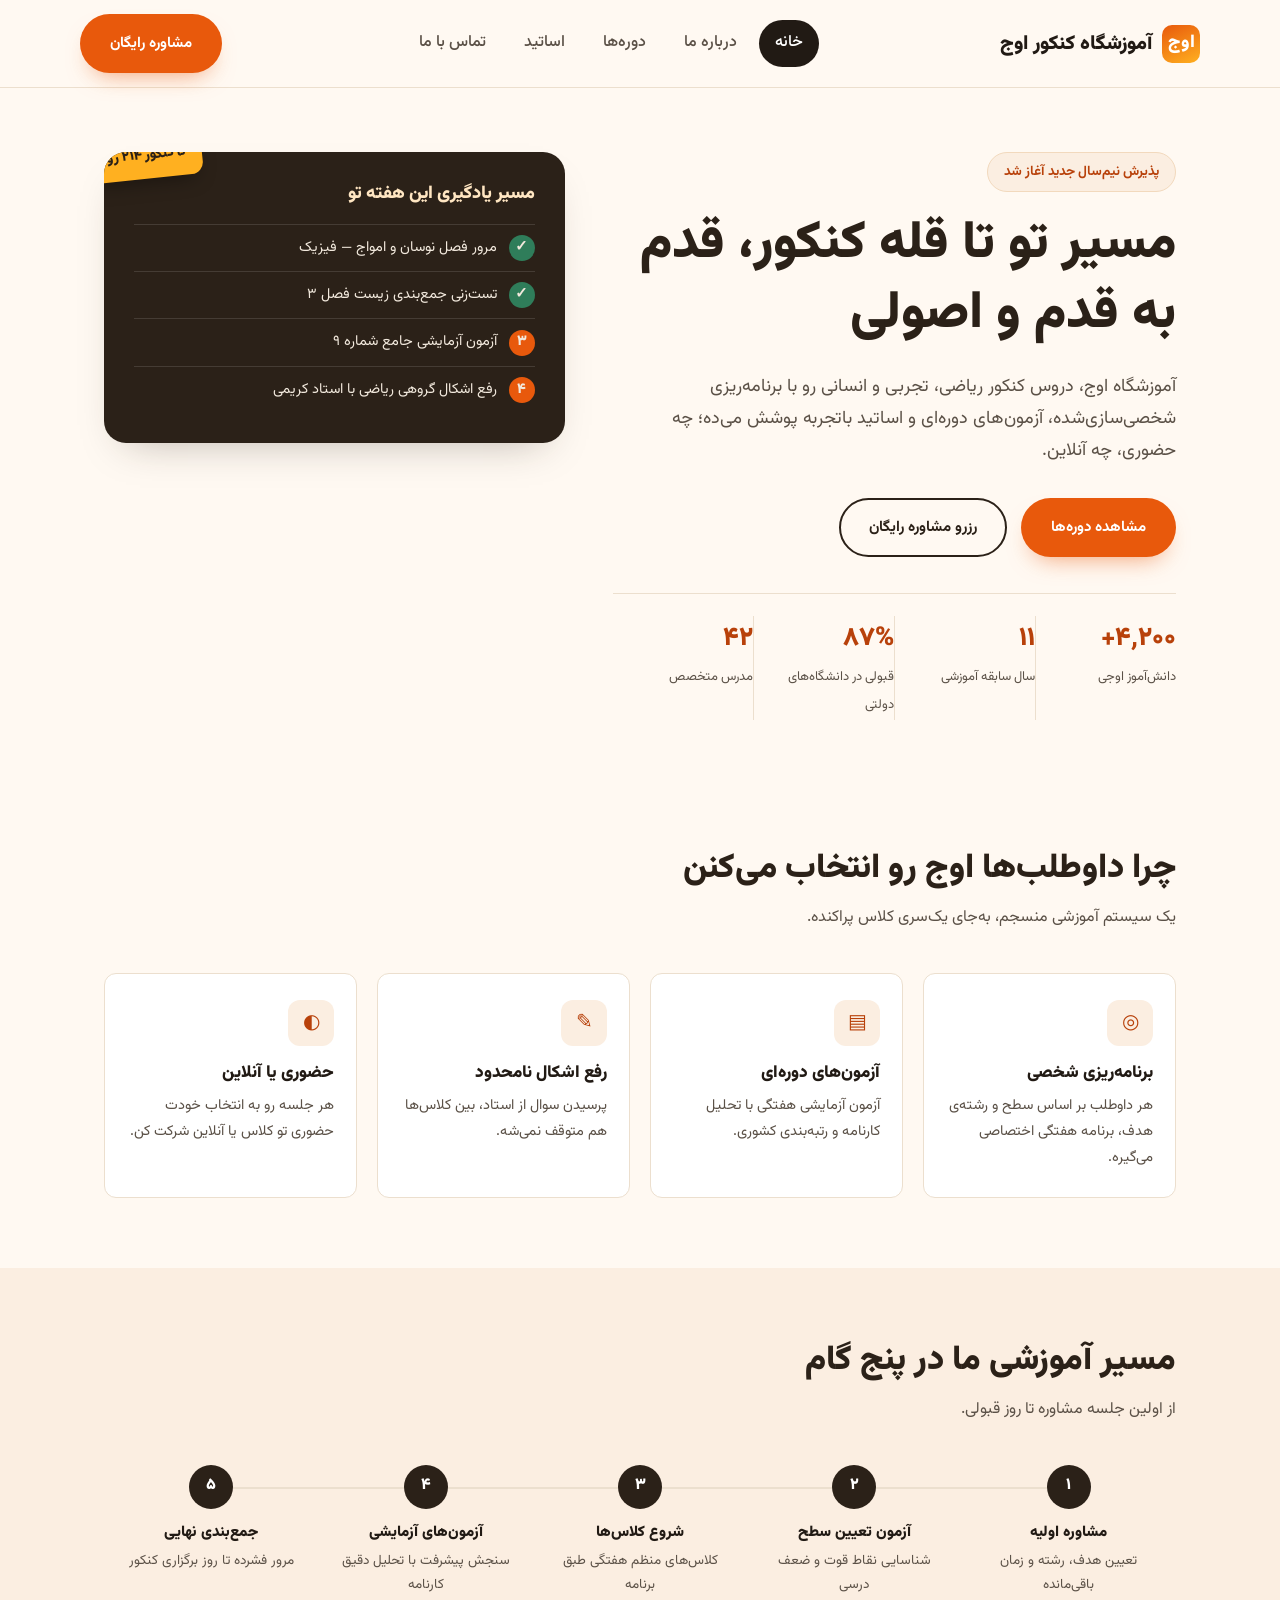
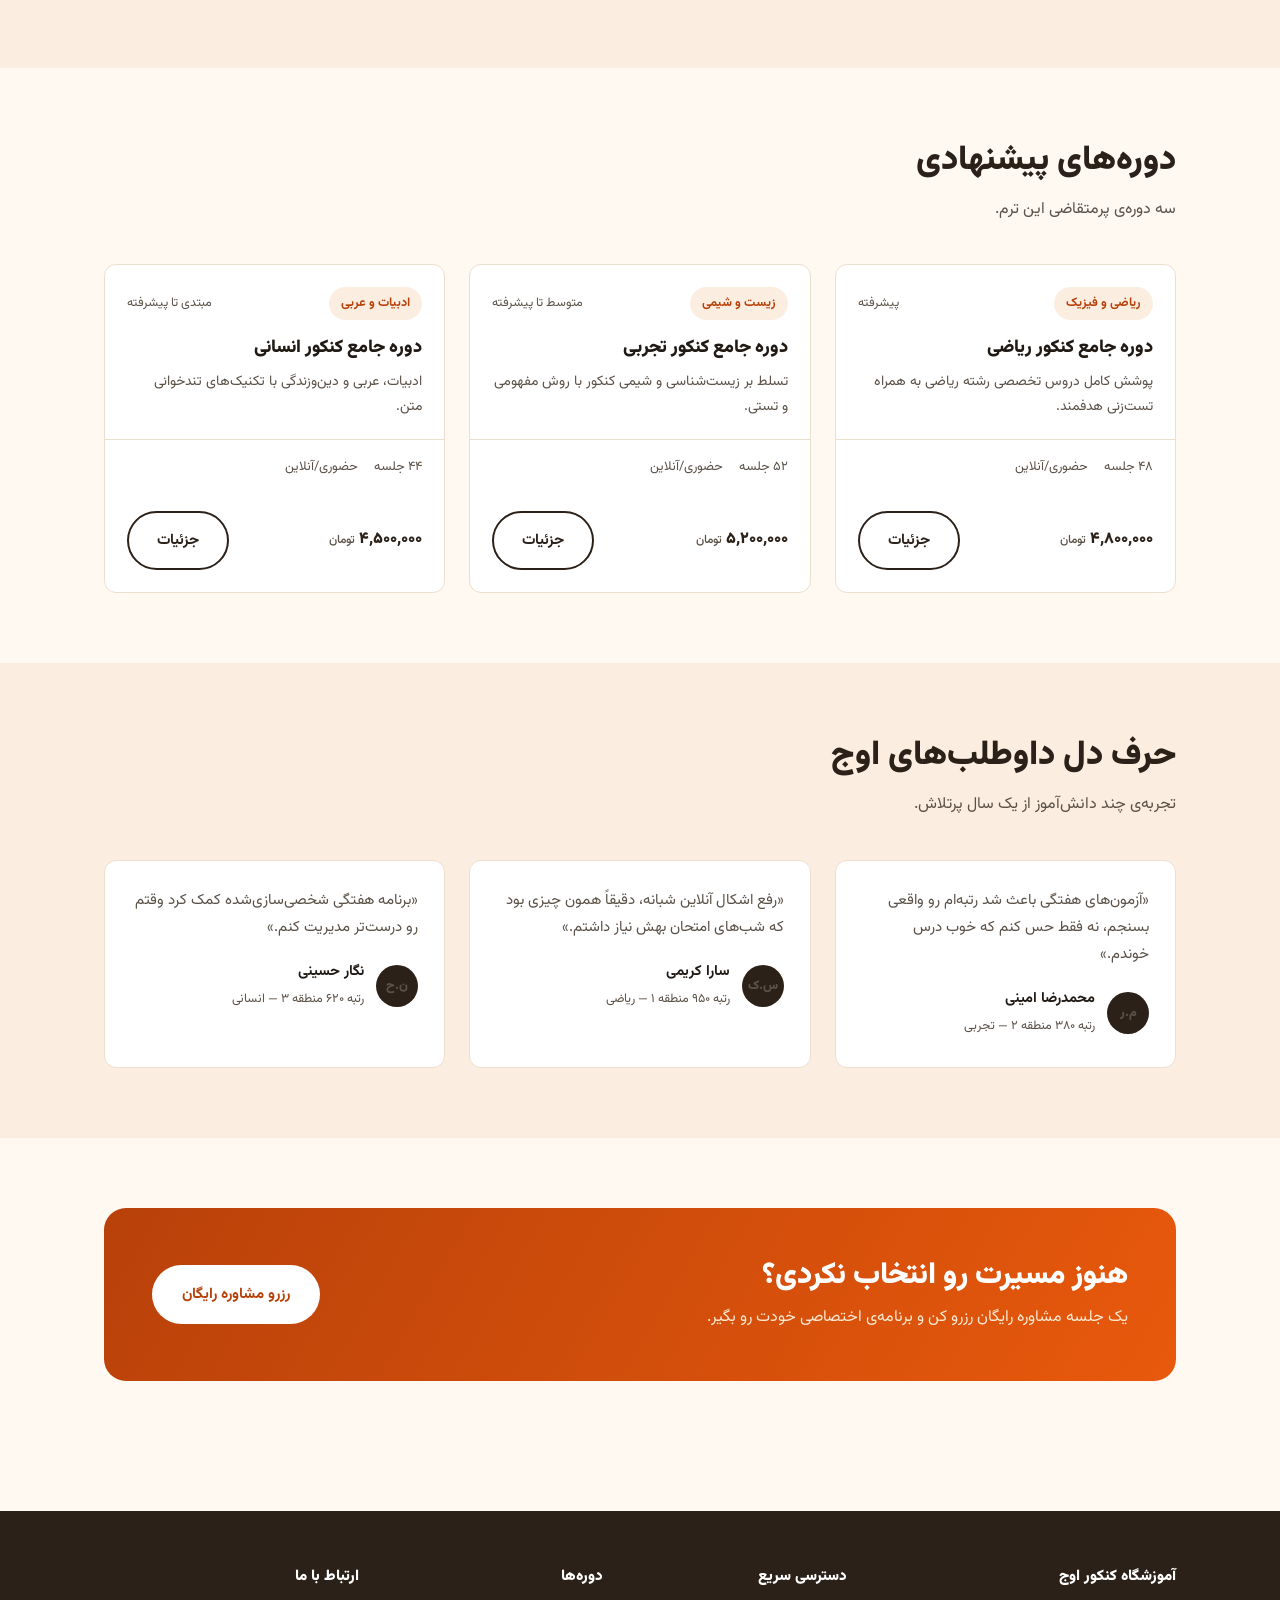
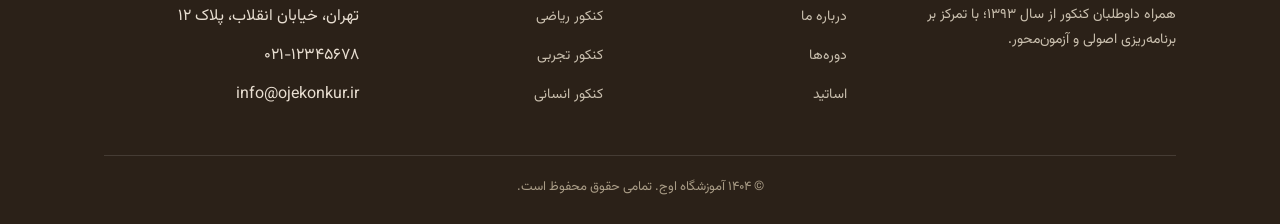
<file: index.html>
<!DOCTYPE html>
<html lang="fa" dir="rtl">
<head>
<meta charset="UTF-8">
<meta name="viewport" content="width=device-width, initial-scale=1.0">
<title>آموزشگاه کنکور اوج | مسیر تو تا قله کنکور</title>
<meta name="description" content="آموزشگاه کنکور اوج؛ کلاس‌های حضوری و آنلاین ریاضی، تجربی و انسانی با اساتید برتر کنکور.">
<link rel="preconnect" href="https://fonts.googleapis.com">
<link rel="preconnect" href="https://fonts.gstatic.com" crossorigin>
<link href="https://fonts.googleapis.com/css2?family=Vazirmatn:wght@400;500;700;900&display=swap" rel="stylesheet">
<link rel="stylesheet" href="static/css/style.css">
</head>
<body data-page="home">

<header class="site-header">
  <div class="container nav">
    <a href="index.html" class="brand"><span class="brand-mark">اوج</span> آموزشگاه کنکور اوج</a>
    <nav class="nav-links">
      <a href="index.html" data-nav="home">خانه</a>
      <a href="about_us.html" data-nav="about">درباره ما</a>
      <a href="courses.html" data-nav="courses">دوره‌ها</a>
      <a href="teachers.html" data-nav="teachers">اساتید</a>
      <a href="contact_us.html" data-nav="contact">تماس با ما</a>
    </nav>
    <div class="nav-cta">
      <a href="contact_us.html" class="btn btn-primary">مشاوره رایگان</a>
      <button class="nav-toggle" aria-label="باز کردن منو"><span></span></button>
    </div>
  </div>
</header>

<section class="hero">
  <div class="container hero-grid">
    <div>
      <span class="eyebrow-tag">پذیرش نیم‌سال جدید آغاز شد</span>
      <h1>مسیر تو تا قله کنکور، قدم به قدم و اصولی</h1>
      <p class="lead">آموزشگاه اوج، دروس کنکور ریاضی، تجربی و انسانی رو با برنامه‌ریزی شخصی‌سازی‌شده، آزمون‌های دوره‌ای و اساتید باتجربه پوشش می‌ده؛ چه حضوری، چه آنلاین.</p>
      <div class="hero-actions">
        <a href="courses.html" class="btn btn-primary">مشاهده دوره‌ها</a>
        <a href="contact_us.html" class="btn btn-ghost">رزرو مشاوره رایگان</a>
      </div>
      <div class="stat-row">
        <div class="stat"><b data-count="4200" data-suffix="+">۰</b><span>دانش‌آموز اوجی</span></div>
        <div class="stat"><b data-count="11">۰</b><span>سال سابقه آموزشی</span></div>
        <div class="stat"><b data-count="87" data-suffix="%">۰</b><span>قبولی در دانشگاه‌های دولتی</span></div>
        <div class="stat"><b data-count="42">۰</b><span>مدرس متخصص</span></div>
      </div>
    </div>
    <div class="hero-visual">
      <div class="track-card">
        <div class="track-badge">تا کنکور ۲۱۴ روز</div>
        <h3>مسیر یادگیری این هفته تو</h3>
        <div class="track-item done"><span class="track-dot">✓</span><span>مرور فصل نوسان و امواج — فیزیک</span></div>
        <div class="track-item done"><span class="track-dot">✓</span><span>تست‌زنی جمع‌بندی زیست فصل ۳</span></div>
        <div class="track-item"><span class="track-dot">۳</span><span>آزمون آزمایشی جامع شماره ۹</span></div>
        <div class="track-item"><span class="track-dot">۴</span><span>رفع اشکال گروهی ریاضی با استاد کریمی</span></div>
      </div>
    </div>
  </div>
</section>

<section class="section">
  <div class="container">
    <div class="section-head">
      <h2>چرا داوطلب‌ها اوج رو انتخاب می‌کنن</h2>
      <p>یک سیستم آموزشی منسجم، به‌جای یک‌سری کلاس پراکنده.</p>
    </div>
    <div class="grid-4">
      <div class="feature-card">
        <div class="feature-icon">◎</div>
        <h3>برنامه‌ریزی شخصی</h3>
        <p>هر داوطلب بر اساس سطح و رشته‌ی هدف، برنامه هفتگی اختصاصی می‌گیره.</p>
      </div>
      <div class="feature-card">
        <div class="feature-icon">▤</div>
        <h3>آزمون‌های دوره‌ای</h3>
        <p>آزمون آزمایشی هفتگی با تحلیل کارنامه و رتبه‌بندی کشوری.</p>
      </div>
      <div class="feature-card">
        <div class="feature-icon">✎</div>
        <h3>رفع اشکال نامحدود</h3>
        <p>پرسیدن سوال از استاد، بین کلاس‌ها هم متوقف نمی‌شه.</p>
      </div>
      <div class="feature-card">
        <div class="feature-icon">◐</div>
        <h3>حضوری یا آنلاین</h3>
        <p>هر جلسه رو به انتخاب خودت حضوری تو کلاس یا آنلاین شرکت کن.</p>
      </div>
    </div>
  </div>
</section>

<section class="section section-alt">
  <div class="container">
    <div class="section-head">
      <h2>مسیر آموزشی ما در پنج گام</h2>
      <p>از اولین جلسه مشاوره تا روز قبولی.</p>
    </div>
    <div class="steps">
      <div class="step"><div class="step-num">۱</div><h4>مشاوره اولیه</h4><p>تعیین هدف، رشته و زمان باقی‌مانده</p></div>
      <div class="step"><div class="step-num">۲</div><h4>آزمون تعیین سطح</h4><p>شناسایی نقاط قوت و ضعف درسی</p></div>
      <div class="step"><div class="step-num">۳</div><h4>شروع کلاس‌ها</h4><p>کلاس‌های منظم هفتگی طبق برنامه</p></div>
      <div class="step"><div class="step-num">۴</div><h4>آزمون‌های آزمایشی</h4><p>سنجش پیشرفت با تحلیل دقیق کارنامه</p></div>
      <div class="step"><div class="step-num">۵</div><h4>جمع‌بندی نهایی</h4><p>مرور فشرده تا روز برگزاری کنکور</p></div>
    </div>
  </div>
</section>

<section class="section">
  <div class="container">
    <div class="section-head">
      <h2>دوره‌های پیشنهادی</h2>
      <p>سه دوره‌ی پرمتقاضی این ترم.</p>
    </div>
    <div class="grid-3">
      <div class="course-card">
        <div class="course-top"><span class="course-tag">ریاضی و فیزیک</span><span class="course-level">پیشرفته</span></div>
        <h3>دوره جامع کنکور ریاضی</h3>
        <p class="desc">پوشش کامل دروس تخصصی رشته ریاضی به همراه تست‌زنی هدفمند.</p>
        <div class="course-meta"><span>۴۸ جلسه</span><span>حضوری/آنلاین</span></div>
        <div class="course-foot">
          <span class="price">۴,۸۰۰,۰۰۰ <small>تومان</small></span>
          <a href="courses_detail.html" class="btn btn-ghost">جزئیات</a>
        </div>
      </div>
      <div class="course-card">
        <div class="course-top"><span class="course-tag">زیست و شیمی</span><span class="course-level">متوسط تا پیشرفته</span></div>
        <h3>دوره جامع کنکور تجربی</h3>
        <p class="desc">تسلط بر زیست‌شناسی و شیمی کنکور با روش مفهومی و تستی.</p>
        <div class="course-meta"><span>۵۲ جلسه</span><span>حضوری/آنلاین</span></div>
        <div class="course-foot">
          <span class="price">۵,۲۰۰,۰۰۰ <small>تومان</small></span>
          <a href="courses_detail.html" class="btn btn-ghost">جزئیات</a>
        </div>
      </div>
      <div class="course-card">
        <div class="course-top"><span class="course-tag">ادبیات و عربی</span><span class="course-level">مبتدی تا پیشرفته</span></div>
        <h3>دوره جامع کنکور انسانی</h3>
        <p class="desc">ادبیات، عربی و دین‌وزندگی با تکنیک‌های تندخوانی متن.</p>
        <div class="course-meta"><span>۴۴ جلسه</span><span>حضوری/آنلاین</span></div>
        <div class="course-foot">
          <span class="price">۴,۵۰۰,۰۰۰ <small>تومان</small></span>
          <a href="courses_detail.html" class="btn btn-ghost">جزئیات</a>
        </div>
      </div>
    </div>
  </div>
</section>

<section class="section section-alt">
  <div class="container">
    <div class="section-head">
      <h2>حرف دل داوطلب‌های اوج</h2>
      <p>تجربه‌ی چند دانش‌آموز از یک سال پرتلاش.</p>
    </div>
    <div class="grid-3">
      <div class="quote-card">
        <p>«آزمون‌های هفتگی باعث شد رتبه‌ام رو واقعی بسنجم، نه فقط حس کنم که خوب درس خوندم.»</p>
        <div class="quote-who"><span class="avatar-init">م.ر</span><div><b>محمدرضا امینی</b><span>رتبه ۳۸۰ منطقه ۲ — تجربی</span></div></div>
      </div>
      <div class="quote-card">
        <p>«رفع اشکال آنلاین شبانه، دقیقاً همون چیزی بود که شب‌های امتحان بهش نیاز داشتم.»</p>
        <div class="quote-who"><span class="avatar-init">س.ک</span><div><b>سارا کریمی</b><span>رتبه ۹۵۰ منطقه ۱ — ریاضی</span></div></div>
      </div>
      <div class="quote-card">
        <p>«برنامه هفتگی شخصی‌سازی‌شده کمک کرد وقتم رو درست‌تر مدیریت کنم.»</p>
        <div class="quote-who"><span class="avatar-init">ن.ح</span><div><b>نگار حسینی</b><span>رتبه ۶۲۰ منطقه ۳ — انسانی</span></div></div>
      </div>
    </div>
  </div>
</section>

<section class="section">
  <div class="container">
    <div class="cta-banner">
      <div>
        <h2>هنوز مسیرت رو انتخاب نکردی؟</h2>
        <p>یک جلسه مشاوره رایگان رزرو کن و برنامه‌ی اختصاصی خودت رو بگیر.</p>
      </div>
      <a href="contact_us.html" class="btn btn-light">رزرو مشاوره رایگان</a>
    </div>
  </div>
</section>

<footer class="site-footer">
  <div class="container">
    <div class="footer-grid">
      <div>
        <h4>آموزشگاه کنکور اوج</h4>
        <p>همراه داوطلبان کنکور از سال ۱۳۹۳؛ با تمرکز بر برنامه‌ریزی اصولی و آزمون‌محور.</p>
      </div>
      <div>
        <h4>دسترسی سریع</h4>
        <ul>
          <li><a href="about_us.html">درباره ما</a></li>
          <li><a href="courses.html">دوره‌ها</a></li>
          <li><a href="teachers.html">اساتید</a></li>
        </ul>
      </div>
      <div>
        <h4>دوره‌ها</h4>
        <ul>
          <li><a href="courses.html">کنکور ریاضی</a></li>
          <li><a href="courses.html">کنکور تجربی</a></li>
          <li><a href="courses.html">کنکور انسانی</a></li>
        </ul>
      </div>
      <div>
        <h4>ارتباط با ما</h4>
        <ul>
          <li>تهران، خیابان انقلاب، پلاک ۱۲</li>
          <li>۰۲۱-۱۲۳۴۵۶۷۸</li>
          <li>info@ojekonkur.ir</li>
        </ul>
      </div>
    </div>
    <div class="footer-bottom">© ۱۴۰۴ آموزشگاه اوج. تمامی حقوق محفوظ است.</div>
  </div>
</footer>

<script src="static/js/main.js"></script>
</body>
</html>
</file>
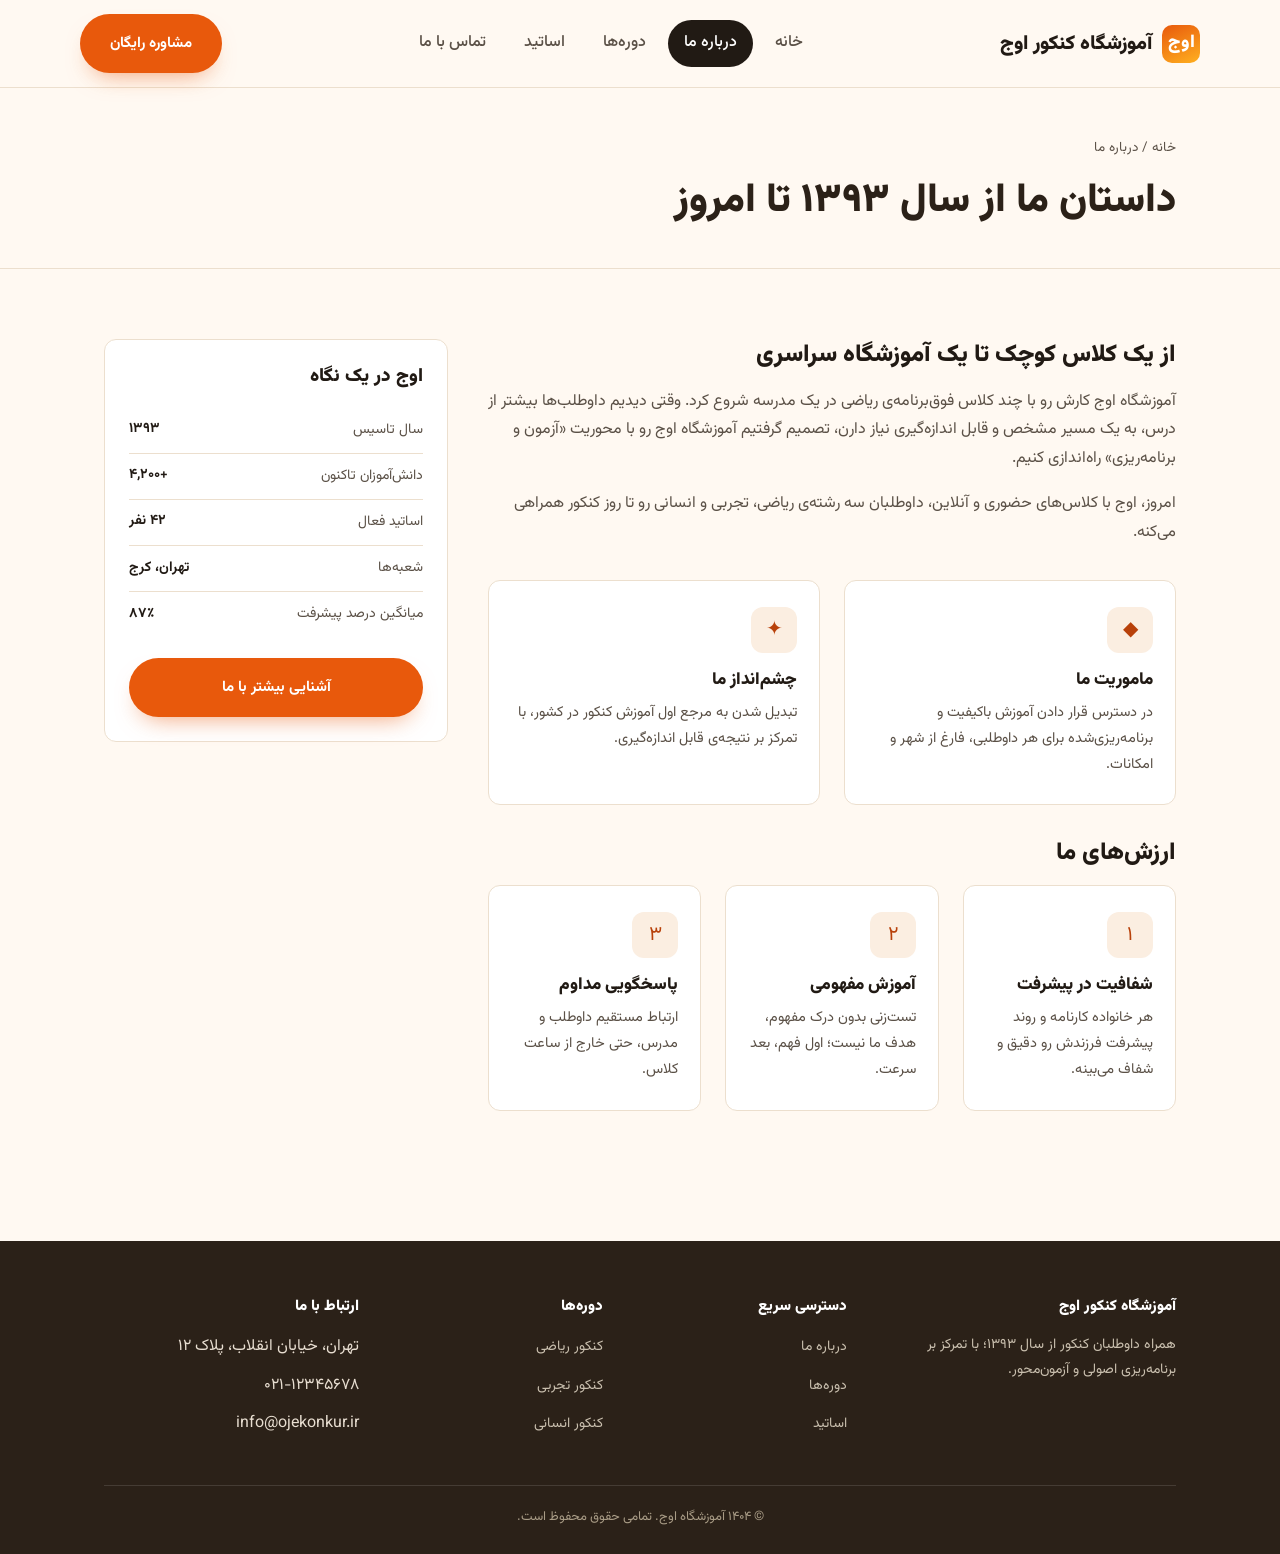
<file: about_us.html>
<!DOCTYPE html>
<html lang="fa" dir="rtl">
<head>
<meta charset="UTF-8">
<meta name="viewport" content="width=device-width, initial-scale=1.0">
<title>درباره ما | آموزشگاه کنکور اوج</title>
<link rel="preconnect" href="https://fonts.googleapis.com">
<link rel="preconnect" href="https://fonts.gstatic.com" crossorigin>
<link href="https://fonts.googleapis.com/css2?family=Vazirmatn:wght@400;500;700;900&display=swap" rel="stylesheet">
<link rel="stylesheet" href="static/css/style.css">
</head>
<body data-page="about">

<header class="site-header">
  <div class="container nav">
    <a href="index.html" class="brand"><span class="brand-mark">اوج</span> آموزشگاه کنکور اوج</a>
    <nav class="nav-links">
      <a href="index.html" data-nav="home">خانه</a>
      <a href="about_us.html" data-nav="about">درباره ما</a>
      <a href="courses.html" data-nav="courses">دوره‌ها</a>
      <a href="teachers.html" data-nav="teachers">اساتید</a>
      <a href="contact_us.html" data-nav="contact">تماس با ما</a>
    </nav>
    <div class="nav-cta">
      <a href="contact_us.html" class="btn btn-primary">مشاوره رایگان</a>
      <button class="nav-toggle" aria-label="باز کردن منو"><span></span></button>
    </div>
  </div>
</header>

<section class="page-hero">
  <div class="container">
    <div class="breadcrumb"><a href="index.html">خانه</a> / درباره ما</div>
    <h1>داستان ما از سال ۱۳۹۳ تا امروز</h1>
  </div>
</section>

<section class="section">
  <div class="container detail-grid">
    <div>
      <h2 style="margin-bottom:16px;">از یک کلاس کوچک تا یک آموزشگاه سراسری</h2>
      <p style="color:var(--ink-soft);margin-bottom:16px;">آموزشگاه اوج کارش رو با چند کلاس فوق‌برنامه‌ی ریاضی در یک مدرسه شروع کرد. وقتی دیدیم داوطلب‌ها بیشتر از درس، به یک مسیر مشخص و قابل اندازه‌گیری نیاز دارن، تصمیم گرفتیم آموزشگاه اوج رو با محوریت «آزمون و برنامه‌ریزی» راه‌اندازی کنیم.</p>
      <p style="color:var(--ink-soft);margin-bottom:32px;">امروز، اوج با کلاس‌های حضوری و آنلاین، داوطلبان سه رشته‌ی ریاضی، تجربی و انسانی رو تا روز کنکور همراهی می‌کنه.</p>

      <div class="grid-2" style="margin-bottom:32px;">
        <div class="feature-card">
          <div class="feature-icon">◆</div>
          <h3>ماموریت ما</h3>
          <p>در دسترس قرار دادن آموزش باکیفیت و برنامه‌ریزی‌شده برای هر داوطلبی، فارغ از شهر و امکانات.</p>
        </div>
        <div class="feature-card">
          <div class="feature-icon">✦</div>
          <h3>چشم‌انداز ما</h3>
          <p>تبدیل شدن به مرجع اول آموزش کنکور در کشور، با تمرکز بر نتیجه‌ی قابل اندازه‌گیری.</p>
        </div>
      </div>

      <h2 style="margin-bottom:16px;">ارزش‌های ما</h2>
      <div class="grid-3">
        <div class="feature-card">
          <div class="feature-icon">۱</div>
          <h3>شفافیت در پیشرفت</h3>
          <p>هر خانواده کارنامه و روند پیشرفت فرزندش رو دقیق و شفاف می‌بینه.</p>
        </div>
        <div class="feature-card">
          <div class="feature-icon">۲</div>
          <h3>آموزش مفهومی</h3>
          <p>تست‌زنی بدون درک مفهوم، هدف ما نیست؛ اول فهم، بعد سرعت.</p>
        </div>
        <div class="feature-card">
          <div class="feature-icon">۳</div>
          <h3>پاسخگویی مداوم</h3>
          <p>ارتباط مستقیم داوطلب و مدرس، حتی خارج از ساعت کلاس.</p>
        </div>
      </div>
    </div>

    <aside class="sidebar-card">
      <h3 style="margin-bottom:18px;">اوج در یک نگاه</h3>
      <ul class="sidebar-list">
        <li><span>سال تاسیس</span><b>۱۳۹۳</b></li>
        <li><span>دانش‌آموزان تاکنون</span><b>+۴,۲۰۰</b></li>
        <li><span>اساتید فعال</span><b>۴۲ نفر</b></li>
        <li><span>شعبه‌ها</span><b>تهران، کرج</b></li>
        <li><span>میانگین درصد پیشرفت</span><b>۸۷٪</b></li>
      </ul>
      <a href="contact_us.html" class="btn btn-primary btn-block" style="margin-top:20px;">آشنایی بیشتر با ما</a>
    </aside>
  </div>
</section>

<footer class="site-footer">
  <div class="container">
    <div class="footer-grid">
      <div>
        <h4>آموزشگاه کنکور اوج</h4>
        <p>همراه داوطلبان کنکور از سال ۱۳۹۳؛ با تمرکز بر برنامه‌ریزی اصولی و آزمون‌محور.</p>
      </div>
      <div>
        <h4>دسترسی سریع</h4>
        <ul>
          <li><a href="about_us.html">درباره ما</a></li>
          <li><a href="courses.html">دوره‌ها</a></li>
          <li><a href="teachers.html">اساتید</a></li>
        </ul>
      </div>
      <div>
        <h4>دوره‌ها</h4>
        <ul>
          <li><a href="courses.html">کنکور ریاضی</a></li>
          <li><a href="courses.html">کنکور تجربی</a></li>
          <li><a href="courses.html">کنکور انسانی</a></li>
        </ul>
      </div>
      <div>
        <h4>ارتباط با ما</h4>
        <ul>
          <li>تهران، خیابان انقلاب، پلاک ۱۲</li>
          <li>۰۲۱-۱۲۳۴۵۶۷۸</li>
          <li>info@ojekonkur.ir</li>
        </ul>
      </div>
    </div>
    <div class="footer-bottom">© ۱۴۰۴ آموزشگاه اوج. تمامی حقوق محفوظ است.</div>
  </div>
</footer>

<script src="static/js/main.js"></script>
</body>
</html>
</file>
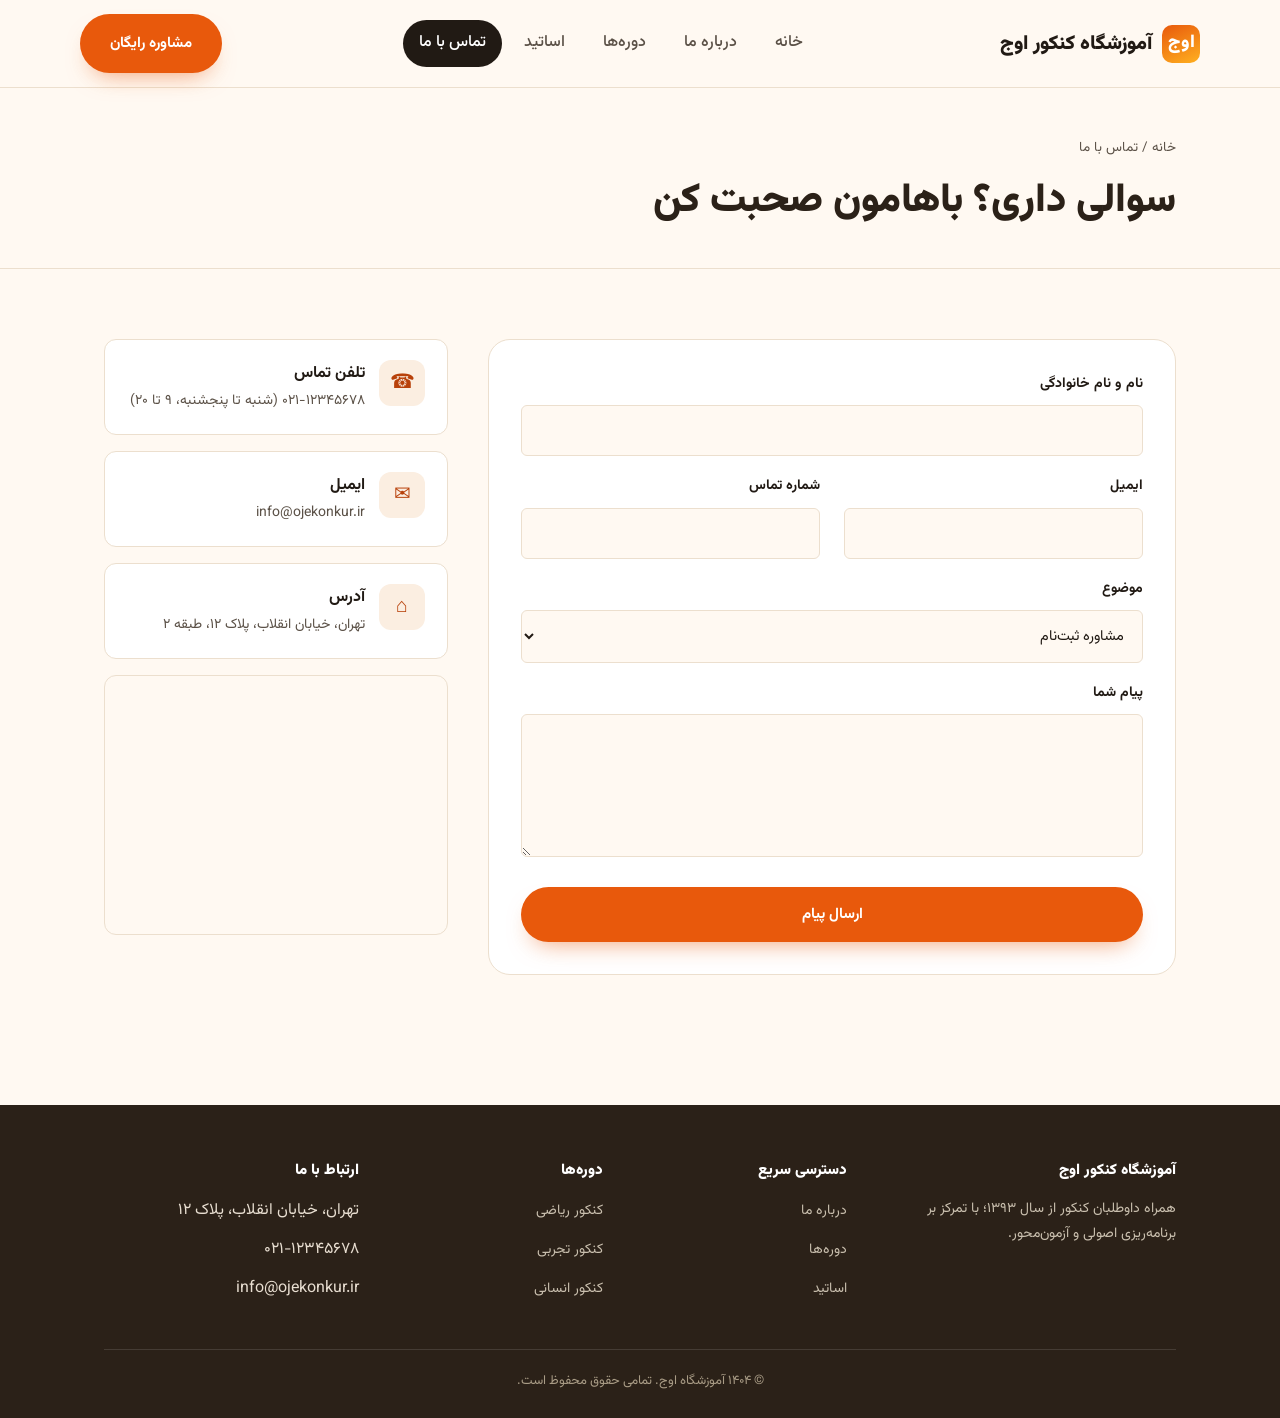
<file: contact_us.html>
<!DOCTYPE html>
<html lang="fa" dir="rtl">
<head>
<meta charset="UTF-8">
<meta name="viewport" content="width=device-width, initial-scale=1.0">
<title>تماس با ما | آموزشگاه کنکور اوج</title>
<link rel="preconnect" href="https://fonts.googleapis.com">
<link rel="preconnect" href="https://fonts.gstatic.com" crossorigin>
<link href="https://fonts.googleapis.com/css2?family=Vazirmatn:wght@400;500;700;900&display=swap" rel="stylesheet">
<link rel="stylesheet" href="static/css/style.css">
</head>
<body data-page="contact">

<header class="site-header">
  <div class="container nav">
    <a href="index.html" class="brand"><span class="brand-mark">اوج</span> آموزشگاه کنکور اوج</a>
    <nav class="nav-links">
      <a href="index.html" data-nav="home">خانه</a>
      <a href="about_us.html" data-nav="about">درباره ما</a>
      <a href="courses.html" data-nav="courses">دوره‌ها</a>
      <a href="teachers.html" data-nav="teachers">اساتید</a>
      <a href="contact_us.html" data-nav="contact">تماس با ما</a>
    </nav>
    <div class="nav-cta">
      <a href="contact_us.html" class="btn btn-primary">مشاوره رایگان</a>
      <button class="nav-toggle" aria-label="باز کردن منو"><span></span></button>
    </div>
  </div>
</header>

<section class="page-hero">
  <div class="container">
    <div class="breadcrumb"><a href="index.html">خانه</a> / تماس با ما</div>
    <h1>سوالی داری؟ باهامون صحبت کن</h1>
  </div>
</section>

<section class="section">
  <div class="container detail-grid">
    <div class="form-card">
      <div id="form-success" class="form-success">پیام شما با موفقیت ثبت شد. به‌زودی با شما تماس می‌گیریم.</div>
      <form id="contact-form" novalidate>
        <div class="field">
          <label for="name">نام و نام خانوادگی</label>
          <input type="text" id="name" name="name" required>
          <span class="error-msg">لطفاً نام خود را وارد کنید.</span>
        </div>
        <div class="grid-2">
          <div class="field">
            <label for="email">ایمیل</label>
            <input type="email" id="email" name="email" required>
            <span class="error-msg">لطفاً یک ایمیل معتبر وارد کنید.</span>
          </div>
          <div class="field">
            <label for="phone">شماره تماس</label>
            <input type="tel" id="phone" name="phone" required>
            <span class="error-msg">لطفاً شماره تماس خود را وارد کنید.</span>
          </div>
        </div>
        <div class="field">
          <label for="subject">موضوع</label>
          <select id="subject" name="subject">
            <option>مشاوره ثبت‌نام</option>
            <option>سوال درباره دوره‌ها</option>
            <option>پیگیری کلاس فعلی</option>
            <option>سایر موارد</option>
          </select>
        </div>
        <div class="field">
          <label for="message">پیام شما</label>
          <textarea id="message" name="message" rows="5" required></textarea>
          <span class="error-msg">لطفاً پیام خود را بنویسید.</span>
        </div>
        <button type="submit" class="btn btn-primary btn-block">ارسال پیام</button>
      </form>
    </div>

    <div>
      <div class="contact-info-card">
        <div class="feature-icon">☎</div>
        <div><b>تلفن تماس</b><p style="color:var(--ink-soft);font-size:14px;">۰۲۱-۱۲۳۴۵۶۷۸ (شنبه تا پنجشنبه، ۹ تا ۲۰)</p></div>
      </div>
      <div class="contact-info-card">
        <div class="feature-icon">✉</div>
        <div><b>ایمیل</b><p style="color:var(--ink-soft);font-size:14px;">info@ojekonkur.ir</p></div>
      </div>
      <div class="contact-info-card">
        <div class="feature-icon">⌂</div>
        <div><b>آدرس</b><p style="color:var(--ink-soft);font-size:14px;">تهران، خیابان انقلاب، پلاک ۱۲، طبقه ۲</p></div>
      </div>
      <div class="map-frame">
        <iframe src="https://www.google.com/maps?q=Tehran,Enghelab+Street&output=embed" loading="lazy" title="نقشه محل آموزشگاه"></iframe>
      </div>
    </div>
  </div>
</section>

<footer class="site-footer">
  <div class="container">
    <div class="footer-grid">
      <div>
        <h4>آموزشگاه کنکور اوج</h4>
        <p>همراه داوطلبان کنکور از سال ۱۳۹۳؛ با تمرکز بر برنامه‌ریزی اصولی و آزمون‌محور.</p>
      </div>
      <div>
        <h4>دسترسی سریع</h4>
        <ul>
          <li><a href="about_us.html">درباره ما</a></li>
          <li><a href="courses.html">دوره‌ها</a></li>
          <li><a href="teachers.html">اساتید</a></li>
        </ul>
      </div>
      <div>
        <h4>دوره‌ها</h4>
        <ul>
          <li><a href="courses.html">کنکور ریاضی</a></li>
          <li><a href="courses.html">کنکور تجربی</a></li>
          <li><a href="courses.html">کنکور انسانی</a></li>
        </ul>
      </div>
      <div>
        <h4>ارتباط با ما</h4>
        <ul>
          <li>تهران، خیابان انقلاب، پلاک ۱۲</li>
          <li>۰۲۱-۱۲۳۴۵۶۷۸</li>
          <li>info@ojekonkur.ir</li>
        </ul>
      </div>
    </div>
    <div class="footer-bottom">© ۱۴۰۴ آموزشگاه اوج. تمامی حقوق محفوظ است.</div>
  </div>
</footer>

<script src="static/js/main.js"></script>
</body>
</html>
</file>
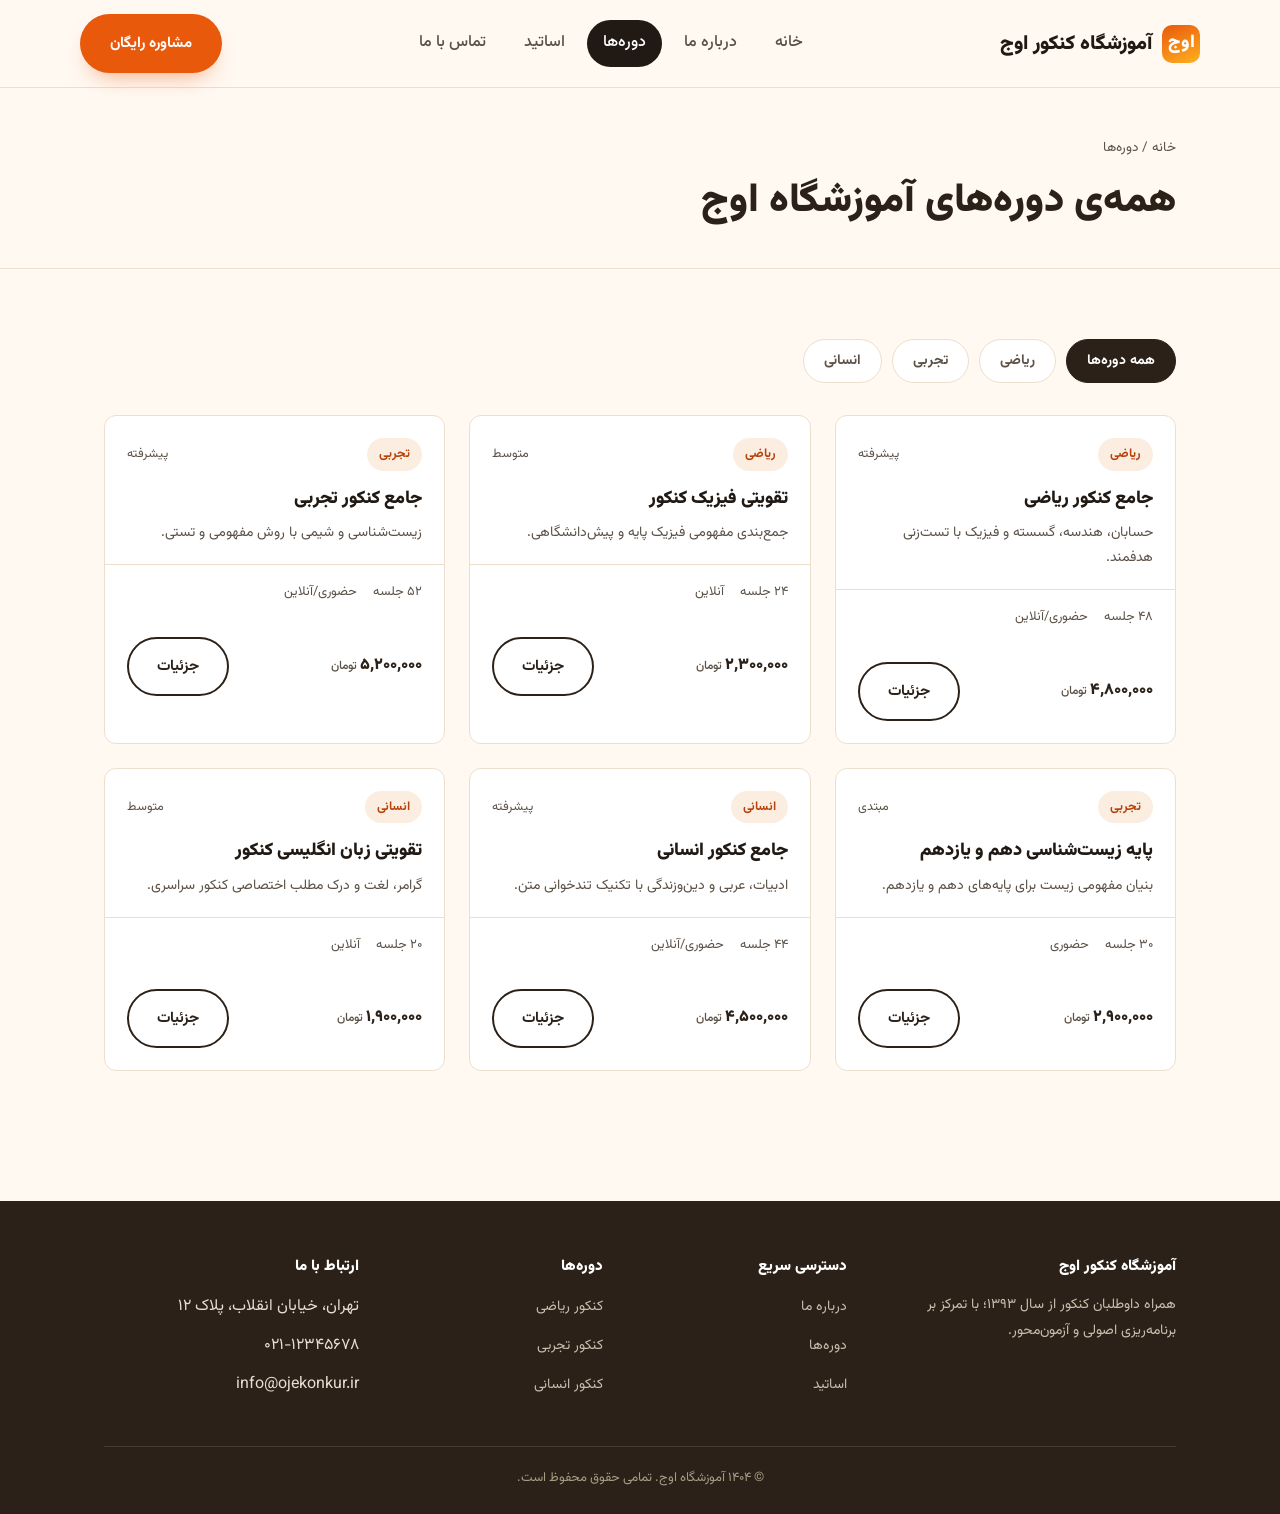
<file: courses.html>
<!DOCTYPE html>
<html lang="fa" dir="rtl">
<head>
<meta charset="UTF-8">
<meta name="viewport" content="width=device-width, initial-scale=1.0">
<title>دوره‌ها | آموزشگاه کنکور اوج</title>
<link rel="preconnect" href="https://fonts.googleapis.com">
<link rel="preconnect" href="https://fonts.gstatic.com" crossorigin>
<link href="https://fonts.googleapis.com/css2?family=Vazirmatn:wght@400;500;700;900&display=swap" rel="stylesheet">
<link rel="stylesheet" href="static/css/style.css">
</head>
<body data-page="courses">

<header class="site-header">
  <div class="container nav">
    <a href="index.html" class="brand"><span class="brand-mark">اوج</span> آموزشگاه کنکور اوج</a>
    <nav class="nav-links">
      <a href="index.html" data-nav="home">خانه</a>
      <a href="about_us.html" data-nav="about">درباره ما</a>
      <a href="courses.html" data-nav="courses">دوره‌ها</a>
      <a href="teachers.html" data-nav="teachers">اساتید</a>
      <a href="contact_us.html" data-nav="contact">تماس با ما</a>
    </nav>
    <div class="nav-cta">
      <a href="contact_us.html" class="btn btn-primary">مشاوره رایگان</a>
      <button class="nav-toggle" aria-label="باز کردن منو"><span></span></button>
    </div>
  </div>
</header>

<section class="page-hero">
  <div class="container">
    <div class="breadcrumb"><a href="index.html">خانه</a> / دوره‌ها</div>
    <h1>همه‌ی دوره‌های آموزشگاه اوج</h1>
  </div>
</section>

<section class="section">
  <div class="container">
    <div class="tabs">
      <button class="tab-btn active" data-tab="all">همه دوره‌ها</button>
      <button class="tab-btn" data-tab="math">ریاضی</button>
      <button class="tab-btn" data-tab="exp">تجربی</button>
      <button class="tab-btn" data-tab="hum">انسانی</button>
    </div>

    <div class="grid-3">
      <div class="course-card" data-group="math">
        <div class="course-top"><span class="course-tag">ریاضی</span><span class="course-level">پیشرفته</span></div>
        <h3>جامع کنکور ریاضی</h3>
        <p class="desc">حسابان، هندسه، گسسته و فیزیک با تست‌زنی هدفمند.</p>
        <div class="course-meta"><span>۴۸ جلسه</span><span>حضوری/آنلاین</span></div>
        <div class="course-foot"><span class="price">۴,۸۰۰,۰۰۰<small> تومان</small></span><a href="courses_detail.html" class="btn btn-ghost">جزئیات</a></div>
      </div>

      <div class="course-card" data-group="math">
        <div class="course-top"><span class="course-tag">ریاضی</span><span class="course-level">متوسط</span></div>
        <h3>تقویتی فیزیک کنکور</h3>
        <p class="desc">جمع‌بندی مفهومی فیزیک پایه و پیش‌دانشگاهی.</p>
        <div class="course-meta"><span>۲۴ جلسه</span><span>آنلاین</span></div>
        <div class="course-foot"><span class="price">۲,۳۰۰,۰۰۰<small> تومان</small></span><a href="courses_detail.html" class="btn btn-ghost">جزئیات</a></div>
      </div>

      <div class="course-card" data-group="exp">
        <div class="course-top"><span class="course-tag">تجربی</span><span class="course-level">پیشرفته</span></div>
        <h3>جامع کنکور تجربی</h3>
        <p class="desc">زیست‌شناسی و شیمی با روش مفهومی و تستی.</p>
        <div class="course-meta"><span>۵۲ جلسه</span><span>حضوری/آنلاین</span></div>
        <div class="course-foot"><span class="price">۵,۲۰۰,۰۰۰<small> تومان</small></span><a href="courses_detail.html" class="btn btn-ghost">جزئیات</a></div>
      </div>

      <div class="course-card" data-group="exp">
        <div class="course-top"><span class="course-tag">تجربی</span><span class="course-level">مبتدی</span></div>
        <h3>پایه زیست‌شناسی دهم و یازدهم</h3>
        <p class="desc">بنیان مفهومی زیست برای پایه‌های دهم و یازدهم.</p>
        <div class="course-meta"><span>۳۰ جلسه</span><span>حضوری</span></div>
        <div class="course-foot"><span class="price">۲,۹۰۰,۰۰۰<small> تومان</small></span><a href="courses_detail.html" class="btn btn-ghost">جزئیات</a></div>
      </div>

      <div class="course-card" data-group="hum">
        <div class="course-top"><span class="course-tag">انسانی</span><span class="course-level">پیشرفته</span></div>
        <h3>جامع کنکور انسانی</h3>
        <p class="desc">ادبیات، عربی و دین‌وزندگی با تکنیک تندخوانی متن.</p>
        <div class="course-meta"><span>۴۴ جلسه</span><span>حضوری/آنلاین</span></div>
        <div class="course-foot"><span class="price">۴,۵۰۰,۰۰۰<small> تومان</small></span><a href="courses_detail.html" class="btn btn-ghost">جزئیات</a></div>
      </div>

      <div class="course-card" data-group="hum">
        <div class="course-top"><span class="course-tag">انسانی</span><span class="course-level">متوسط</span></div>
        <h3>تقویتی زبان انگلیسی کنکور</h3>
        <p class="desc">گرامر، لغت و درک مطلب اختصاصی کنکور سراسری.</p>
        <div class="course-meta"><span>۲۰ جلسه</span><span>آنلاین</span></div>
        <div class="course-foot"><span class="price">۱,۹۰۰,۰۰۰<small> تومان</small></span><a href="courses_detail.html" class="btn btn-ghost">جزئیات</a></div>
      </div>
    </div>
  </div>
</section>

<footer class="site-footer">
  <div class="container">
    <div class="footer-grid">
      <div>
        <h4>آموزشگاه کنکور اوج</h4>
        <p>همراه داوطلبان کنکور از سال ۱۳۹۳؛ با تمرکز بر برنامه‌ریزی اصولی و آزمون‌محور.</p>
      </div>
      <div>
        <h4>دسترسی سریع</h4>
        <ul>
          <li><a href="about_us.html">درباره ما</a></li>
          <li><a href="courses.html">دوره‌ها</a></li>
          <li><a href="teachers.html">اساتید</a></li>
        </ul>
      </div>
      <div>
        <h4>دوره‌ها</h4>
        <ul>
          <li><a href="courses.html">کنکور ریاضی</a></li>
          <li><a href="courses.html">کنکور تجربی</a></li>
          <li><a href="courses.html">کنکور انسانی</a></li>
        </ul>
      </div>
      <div>
        <h4>ارتباط با ما</h4>
        <ul>
          <li>تهران، خیابان انقلاب، پلاک ۱۲</li>
          <li>۰۲۱-۱۲۳۴۵۶۷۸</li>
          <li>info@ojekonkur.ir</li>
        </ul>
      </div>
    </div>
    <div class="footer-bottom">© ۱۴۰۴ آموزشگاه اوج. تمامی حقوق محفوظ است.</div>
  </div>
</footer>

<script src="static/js/main.js"></script>
</body>
</html>
</file>
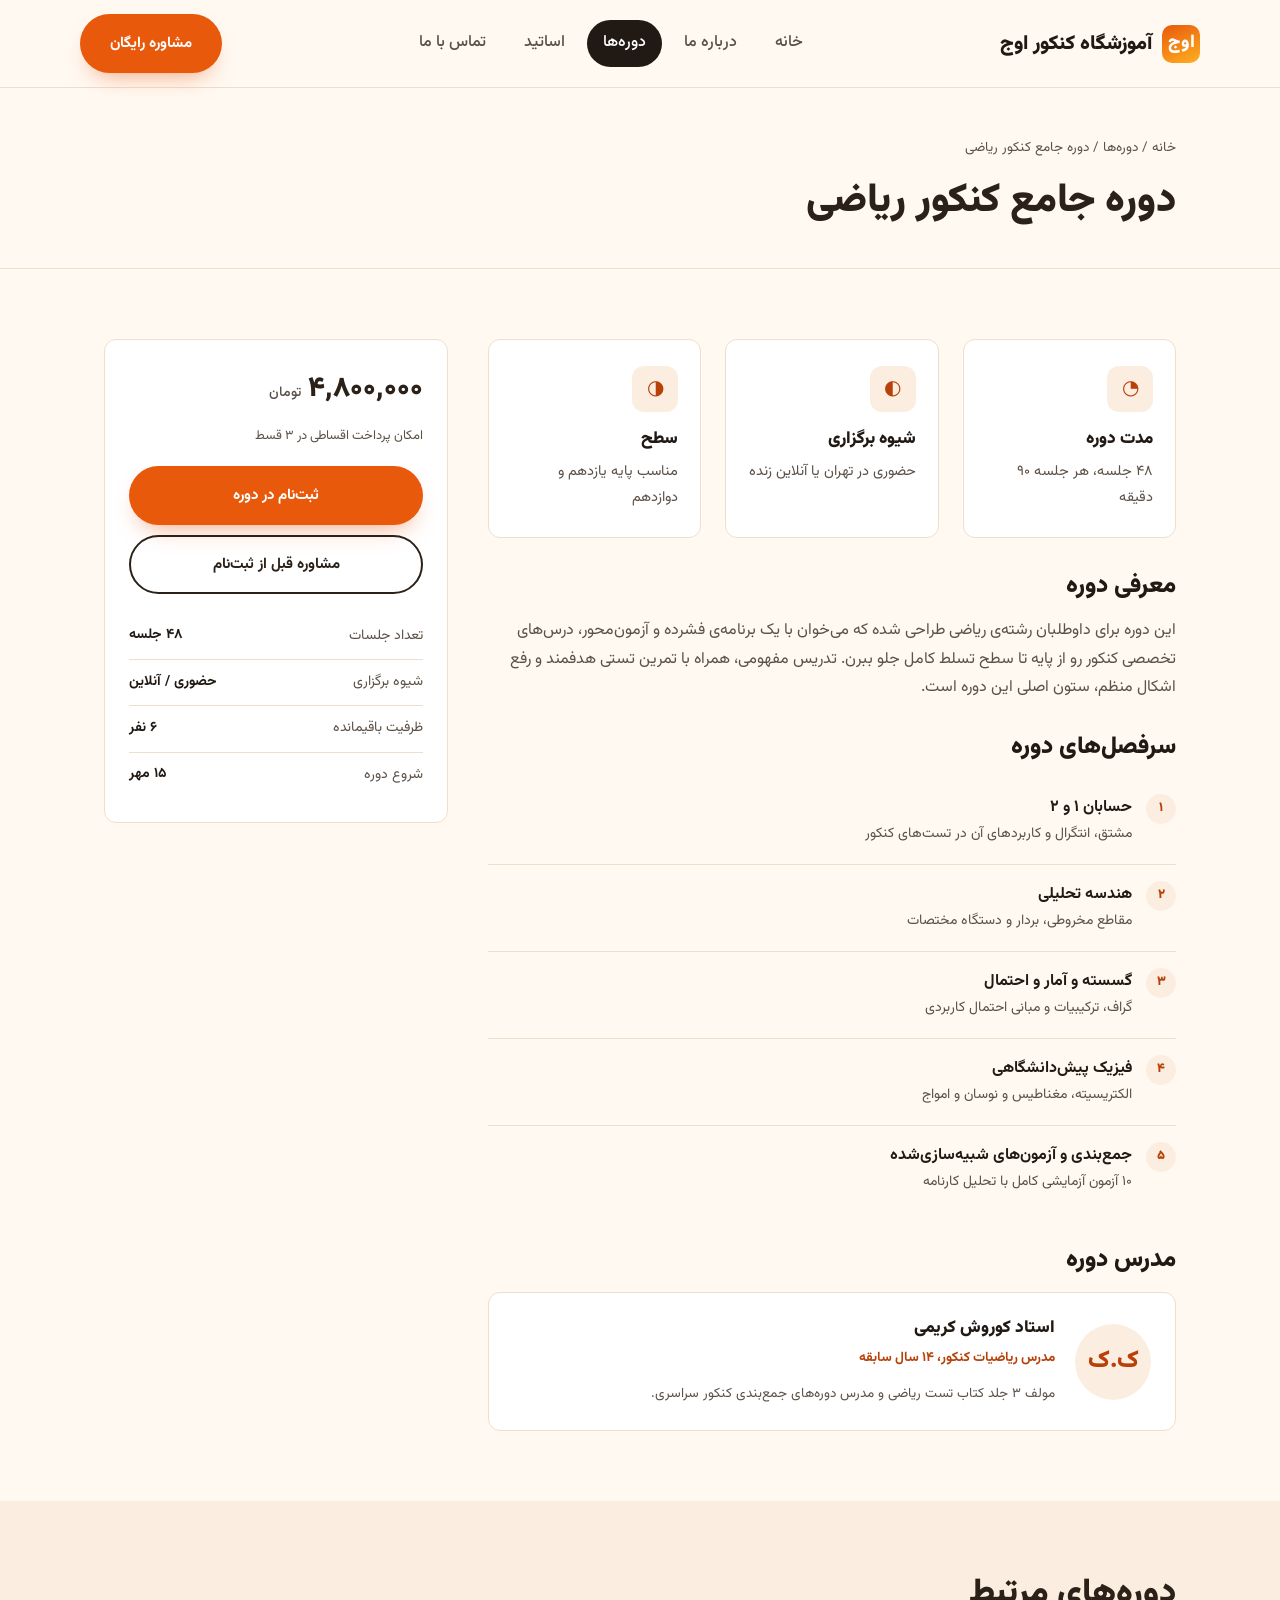
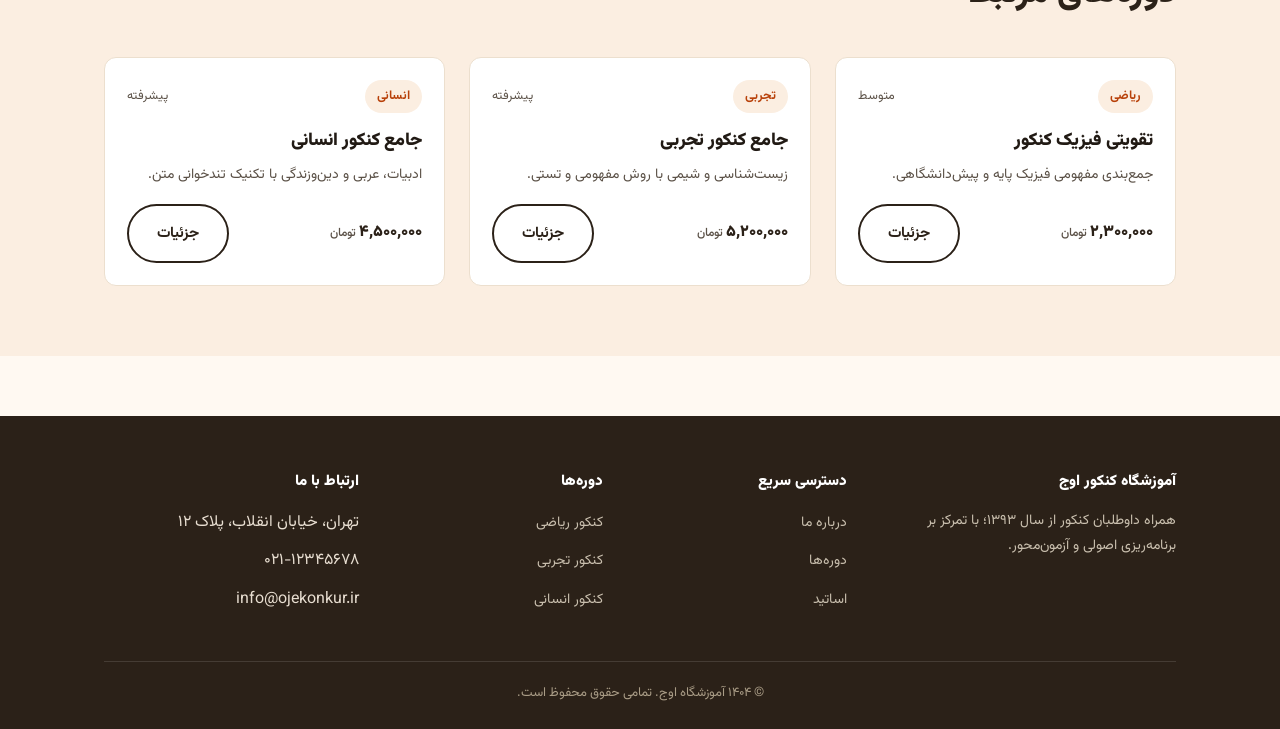
<file: courses_detail.html>
<!DOCTYPE html>
<html lang="fa" dir="rtl">
<head>
<meta charset="UTF-8">
<meta name="viewport" content="width=device-width, initial-scale=1.0">
<title>دوره جامع کنکور ریاضی | آموزشگاه کنکور اوج</title>
<link rel="preconnect" href="https://fonts.googleapis.com">
<link rel="preconnect" href="https://fonts.gstatic.com" crossorigin>
<link href="https://fonts.googleapis.com/css2?family=Vazirmatn:wght@400;500;700;900&display=swap" rel="stylesheet">
<link rel="stylesheet" href="static/css/style.css">
</head>
<body data-page="courses">

<header class="site-header">
  <div class="container nav">
    <a href="index.html" class="brand"><span class="brand-mark">اوج</span> آموزشگاه کنکور اوج</a>
    <nav class="nav-links">
      <a href="index.html" data-nav="home">خانه</a>
      <a href="about_us.html" data-nav="about">درباره ما</a>
      <a href="courses.html" data-nav="courses">دوره‌ها</a>
      <a href="teachers.html" data-nav="teachers">اساتید</a>
      <a href="contact_us.html" data-nav="contact">تماس با ما</a>
    </nav>
    <div class="nav-cta">
      <a href="contact_us.html" class="btn btn-primary">مشاوره رایگان</a>
      <button class="nav-toggle" aria-label="باز کردن منو"><span></span></button>
    </div>
  </div>
</header>

<section class="page-hero">
  <div class="container">
    <div class="breadcrumb"><a href="index.html">خانه</a> / <a href="courses.html">دوره‌ها</a> / دوره جامع کنکور ریاضی</div>
    <h1>دوره جامع کنکور ریاضی</h1>
  </div>
</section>

<section class="section">
  <div class="container detail-grid">
    <div>
      <div class="grid-3" style="margin-bottom:32px;">
        <div class="feature-card"><div class="feature-icon">◔</div><h3>مدت دوره</h3><p>۴۸ جلسه، هر جلسه ۹۰ دقیقه</p></div>
        <div class="feature-card"><div class="feature-icon">◐</div><h3>شیوه برگزاری</h3><p>حضوری در تهران یا آنلاین زنده</p></div>
        <div class="feature-card"><div class="feature-icon">◑</div><h3>سطح</h3><p>مناسب پایه یازدهم و دوازدهم</p></div>
      </div>

      <h2 style="margin-bottom:14px;">معرفی دوره</h2>
      <p style="color:var(--ink-soft);margin-bottom:28px;">این دوره برای داوطلبان رشته‌ی ریاضی طراحی شده که می‌خوان با یک برنامه‌ی فشرده و آزمون‌محور، درس‌های تخصصی کنکور رو از پایه تا سطح تسلط کامل جلو ببرن. تدریس مفهومی، همراه با تمرین تستی هدفمند و رفع اشکال منظم، ستون اصلی این دوره است.</p>

      <h2 style="margin-bottom:14px;">سرفصل‌های دوره</h2>
      <div style="margin-bottom:32px;">
        <div class="curriculum-item"><span class="curriculum-num">۱</span><div><b>حسابان ۱ و ۲</b><p style="color:var(--ink-soft);font-size:14px;">مشتق، انتگرال و کاربردهای آن در تست‌های کنکور</p></div></div>
        <div class="curriculum-item"><span class="curriculum-num">۲</span><div><b>هندسه تحلیلی</b><p style="color:var(--ink-soft);font-size:14px;">مقاطع مخروطی، بردار و دستگاه مختصات</p></div></div>
        <div class="curriculum-item"><span class="curriculum-num">۳</span><div><b>گسسته و آمار و احتمال</b><p style="color:var(--ink-soft);font-size:14px;">گراف، ترکیبیات و مبانی احتمال کاربردی</p></div></div>
        <div class="curriculum-item"><span class="curriculum-num">۴</span><div><b>فیزیک پیش‌دانشگاهی</b><p style="color:var(--ink-soft);font-size:14px;">الکتریسیته، مغناطیس و نوسان و امواج</p></div></div>
        <div class="curriculum-item"><span class="curriculum-num">۵</span><div><b>جمع‌بندی و آزمون‌های شبیه‌سازی‌شده</b><p style="color:var(--ink-soft);font-size:14px;">۱۰ آزمون آزمایشی کامل با تحلیل کارنامه</p></div></div>
      </div>

      <h2 style="margin-bottom:16px;">مدرس دوره</h2>
      <div class="teacher-card" style="text-align:right;display:flex;align-items:center;gap:20px;padding:24px;">
        <div class="avatar-lg" style="margin:0;">ک.ک</div>
        <div>
          <h3>استاد کوروش کریمی</h3>
          <div class="role">مدرس ریاضیات کنکور، ۱۴ سال سابقه</div>
          <p class="bio">مولف ۳ جلد کتاب تست ریاضی و مدرس دوره‌های جمع‌بندی کنکور سراسری.</p>
        </div>
      </div>
    </div>

    <aside class="sidebar-card">
      <div class="sidebar-price">۴,۸۰۰,۰۰۰ <small style="font-size:14px;font-weight:500;color:var(--ink-soft);">تومان</small></div>
      <p class="form-note" style="margin-bottom:18px;">امکان پرداخت اقساطی در ۳ قسط</p>
      <a href="contact_us.html" class="btn btn-primary btn-block" style="margin-bottom:10px;">ثبت‌نام در دوره</a>
      <a href="contact_us.html" class="btn btn-ghost btn-block">مشاوره قبل از ثبت‌نام</a>
      <ul class="sidebar-list" style="margin-top:20px;">
        <li><span>تعداد جلسات</span><b>۴۸ جلسه</b></li>
        <li><span>شیوه برگزاری</span><b>حضوری / آنلاین</b></li>
        <li><span>ظرفیت باقیمانده</span><b>۶ نفر</b></li>
        <li><span>شروع دوره</span><b>۱۵ مهر</b></li>
      </ul>
    </aside>
  </div>
</section>

<section class="section section-alt">
  <div class="container">
    <div class="section-head"><h2>دوره‌های مرتبط</h2></div>
    <div class="grid-3">
      <div class="course-card">
        <div class="course-top"><span class="course-tag">ریاضی</span><span class="course-level">متوسط</span></div>
        <h3>تقویتی فیزیک کنکور</h3>
        <p class="desc">جمع‌بندی مفهومی فیزیک پایه و پیش‌دانشگاهی.</p>
        <div class="course-foot"><span class="price">۲,۳۰۰,۰۰۰<small> تومان</small></span><a href="courses_detail.html" class="btn btn-ghost">جزئیات</a></div>
      </div>
      <div class="course-card">
        <div class="course-top"><span class="course-tag">تجربی</span><span class="course-level">پیشرفته</span></div>
        <h3>جامع کنکور تجربی</h3>
        <p class="desc">زیست‌شناسی و شیمی با روش مفهومی و تستی.</p>
        <div class="course-foot"><span class="price">۵,۲۰۰,۰۰۰<small> تومان</small></span><a href="courses_detail.html" class="btn btn-ghost">جزئیات</a></div>
      </div>
      <div class="course-card">
        <div class="course-top"><span class="course-tag">انسانی</span><span class="course-level">پیشرفته</span></div>
        <h3>جامع کنکور انسانی</h3>
        <p class="desc">ادبیات، عربی و دین‌وزندگی با تکنیک تندخوانی متن.</p>
        <div class="course-foot"><span class="price">۴,۵۰۰,۰۰۰<small> تومان</small></span><a href="courses_detail.html" class="btn btn-ghost">جزئیات</a></div>
      </div>
    </div>
  </div>
</section>

<footer class="site-footer">
  <div class="container">
    <div class="footer-grid">
      <div>
        <h4>آموزشگاه کنکور اوج</h4>
        <p>همراه داوطلبان کنکور از سال ۱۳۹۳؛ با تمرکز بر برنامه‌ریزی اصولی و آزمون‌محور.</p>
      </div>
      <div>
        <h4>دسترسی سریع</h4>
        <ul>
          <li><a href="about_us.html">درباره ما</a></li>
          <li><a href="courses.html">دوره‌ها</a></li>
          <li><a href="teachers.html">اساتید</a></li>
        </ul>
      </div>
      <div>
        <h4>دوره‌ها</h4>
        <ul>
          <li><a href="courses.html">کنکور ریاضی</a></li>
          <li><a href="courses.html">کنکور تجربی</a></li>
          <li><a href="courses.html">کنکور انسانی</a></li>
        </ul>
      </div>
      <div>
        <h4>ارتباط با ما</h4>
        <ul>
          <li>تهران، خیابان انقلاب، پلاک ۱۲</li>
          <li>۰۲۱-۱۲۳۴۵۶۷۸</li>
          <li>info@ojekonkur.ir</li>
        </ul>
      </div>
    </div>
    <div class="footer-bottom">© ۱۴۰۴ آموزشگاه اوج. تمامی حقوق محفوظ است.</div>
  </div>
</footer>

<script src="static/js/main.js"></script>
</body>
</html>
</file>
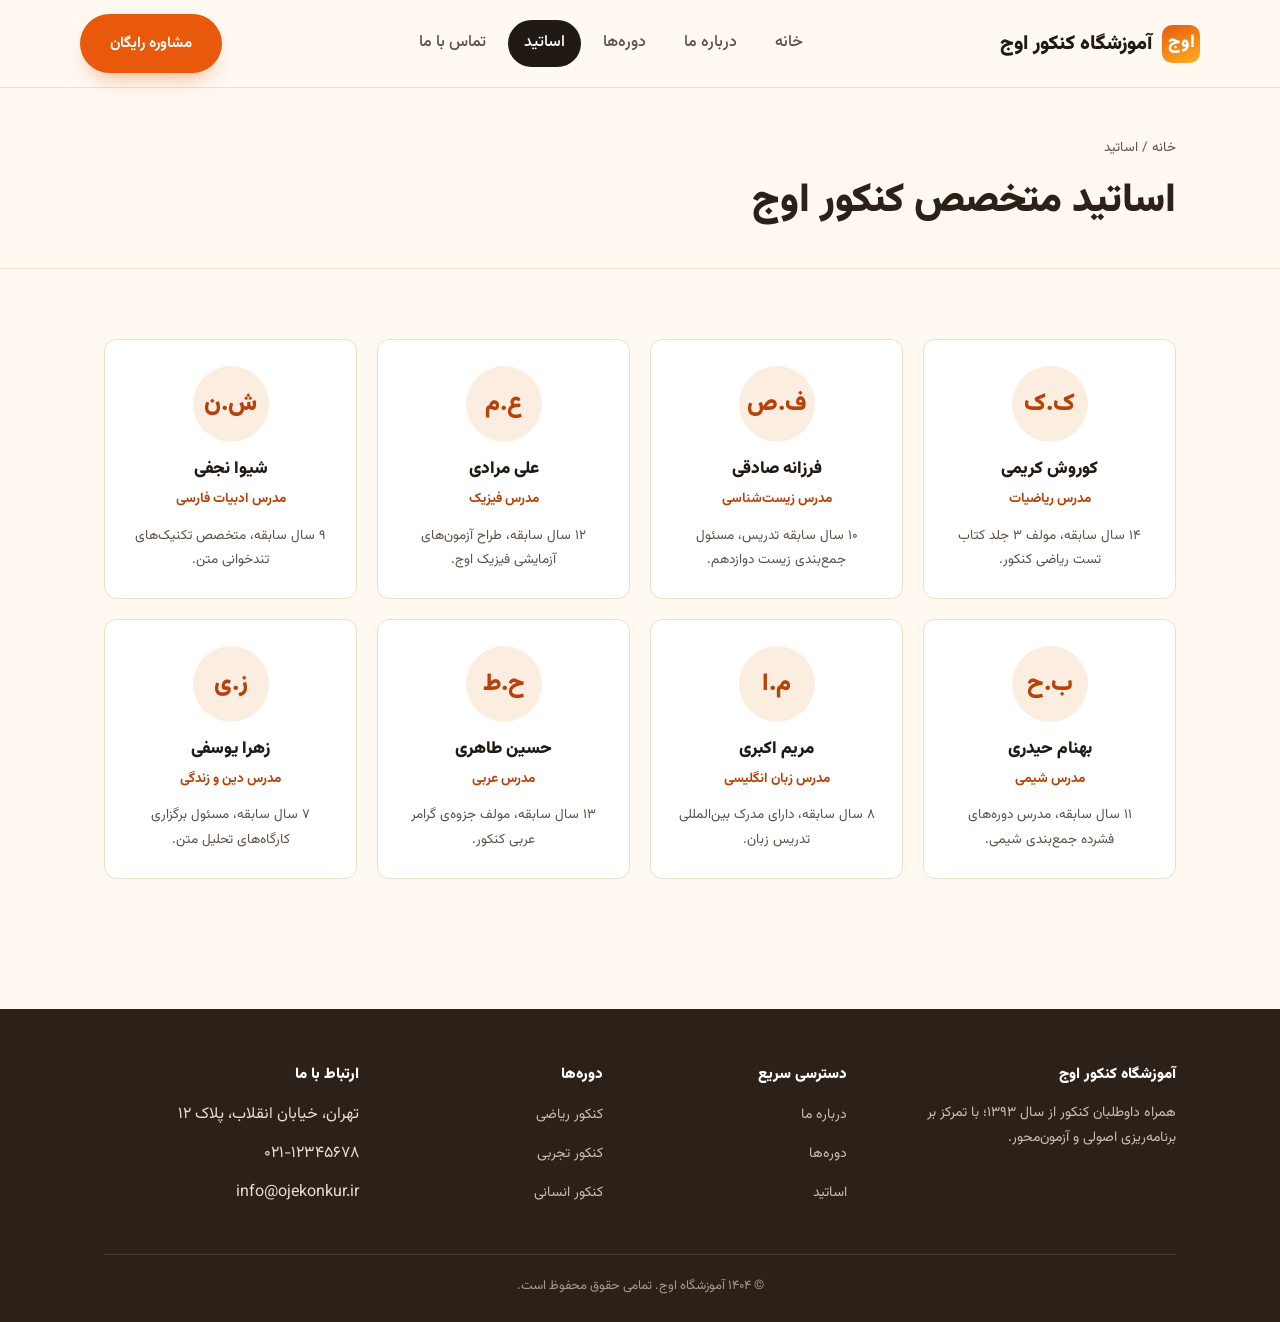
<file: teachers.html>
<!DOCTYPE html>
<html lang="fa" dir="rtl">
<head>
<meta charset="UTF-8">
<meta name="viewport" content="width=device-width, initial-scale=1.0">
<title>اساتید | آموزشگاه کنکور اوج</title>
<link rel="preconnect" href="https://fonts.googleapis.com">
<link rel="preconnect" href="https://fonts.gstatic.com" crossorigin>
<link href="https://fonts.googleapis.com/css2?family=Vazirmatn:wght@400;500;700;900&display=swap" rel="stylesheet">
<link rel="stylesheet" href="static/css/style.css">
</head>
<body data-page="teachers">

<header class="site-header">
  <div class="container nav">
    <a href="index.html" class="brand"><span class="brand-mark">اوج</span> آموزشگاه کنکور اوج</a>
    <nav class="nav-links">
      <a href="index.html" data-nav="home">خانه</a>
      <a href="about_us.html" data-nav="about">درباره ما</a>
      <a href="courses.html" data-nav="courses">دوره‌ها</a>
      <a href="teachers.html" data-nav="teachers">اساتید</a>
      <a href="contact_us.html" data-nav="contact">تماس با ما</a>
    </nav>
    <div class="nav-cta">
      <a href="contact_us.html" class="btn btn-primary">مشاوره رایگان</a>
      <button class="nav-toggle" aria-label="باز کردن منو"><span></span></button>
    </div>
  </div>
</header>

<section class="page-hero">
  <div class="container">
    <div class="breadcrumb"><a href="index.html">خانه</a> / اساتید</div>
    <h1>اساتید متخصص کنکور اوج</h1>
  </div>
</section>

<section class="section">
  <div class="container">
    <div class="grid-4">
      <div class="teacher-card">
        <div class="avatar-lg">ک.ک</div>
        <h3>کوروش کریمی</h3>
        <div class="role">مدرس ریاضیات</div>
        <p class="bio">۱۴ سال سابقه، مولف ۳ جلد کتاب تست ریاضی کنکور.</p>
      </div>
      <div class="teacher-card">
        <div class="avatar-lg">ف.ص</div>
        <h3>فرزانه صادقی</h3>
        <div class="role">مدرس زیست‌شناسی</div>
        <p class="bio">۱۰ سال سابقه تدریس، مسئول جمع‌بندی زیست دوازدهم.</p>
      </div>
      <div class="teacher-card">
        <div class="avatar-lg">ع.م</div>
        <h3>علی مرادی</h3>
        <div class="role">مدرس فیزیک</div>
        <p class="bio">۱۲ سال سابقه، طراح آزمون‌های آزمایشی فیزیک اوج.</p>
      </div>
      <div class="teacher-card">
        <div class="avatar-lg">ش.ن</div>
        <h3>شیوا نجفی</h3>
        <div class="role">مدرس ادبیات فارسی</div>
        <p class="bio">۹ سال سابقه، متخصص تکنیک‌های تندخوانی متن.</p>
      </div>
      <div class="teacher-card">
        <div class="avatar-lg">ب.ح</div>
        <h3>بهنام حیدری</h3>
        <div class="role">مدرس شیمی</div>
        <p class="bio">۱۱ سال سابقه، مدرس دوره‌های فشرده جمع‌بندی شیمی.</p>
      </div>
      <div class="teacher-card">
        <div class="avatar-lg">م.ا</div>
        <h3>مریم اکبری</h3>
        <div class="role">مدرس زبان انگلیسی</div>
        <p class="bio">۸ سال سابقه، دارای مدرک بین‌المللی تدریس زبان.</p>
      </div>
      <div class="teacher-card">
        <div class="avatar-lg">ح.ط</div>
        <h3>حسین طاهری</h3>
        <div class="role">مدرس عربی</div>
        <p class="bio">۱۳ سال سابقه، مولف جزوه‌ی گرامر عربی کنکور.</p>
      </div>
      <div class="teacher-card">
        <div class="avatar-lg">ز.ی</div>
        <h3>زهرا یوسفی</h3>
        <div class="role">مدرس دین و زندگی</div>
        <p class="bio">۷ سال سابقه، مسئول برگزاری کارگاه‌های تحلیل متن.</p>
      </div>
    </div>
  </div>
</section>

<footer class="site-footer">
  <div class="container">
    <div class="footer-grid">
      <div>
        <h4>آموزشگاه کنکور اوج</h4>
        <p>همراه داوطلبان کنکور از سال ۱۳۹۳؛ با تمرکز بر برنامه‌ریزی اصولی و آزمون‌محور.</p>
      </div>
      <div>
        <h4>دسترسی سریع</h4>
        <ul>
          <li><a href="about_us.html">درباره ما</a></li>
          <li><a href="courses.html">دوره‌ها</a></li>
          <li><a href="teachers.html">اساتید</a></li>
        </ul>
      </div>
      <div>
        <h4>دوره‌ها</h4>
        <ul>
          <li><a href="courses.html">کنکور ریاضی</a></li>
          <li><a href="courses.html">کنکور تجربی</a></li>
          <li><a href="courses.html">کنکور انسانی</a></li>
        </ul>
      </div>
      <div>
        <h4>ارتباط با ما</h4>
        <ul>
          <li>تهران، خیابان انقلاب، پلاک ۱۲</li>
          <li>۰۲۱-۱۲۳۴۵۶۷۸</li>
          <li>info@ojekonkur.ir</li>
        </ul>
      </div>
    </div>
    <div class="footer-bottom">© ۱۴۰۴ آموزشگاه اوج. تمامی حقوق محفوظ است.</div>
  </div>
</footer>

<script src="static/js/main.js"></script>
</body>
</html>
</file>
<file: static/css/style.css>
/* ===================================================================
   آموزشگاه کنکور اوج — استایل اصلی
   =================================================================== */

:root{
  --ink:#211a14;
  --ink-soft:#5b5147;
  --paper:#fff9f2;
  --paper-alt:#fbeee1;
  --line:#ecdfce;

  --orange:#e8590c;
  --orange-deep:#b8410a;
  --amber:#ffb020;
  --brown:#2b2118;

  --success:#2f7d5a;

  --radius-s:6px;
  --radius-m:12px;
  --radius-l:22px;

  --shadow:0 18px 40px -22px rgba(43,33,24,.35);
  --container:1120px;
}

@media (prefers-reduced-motion: reduce){
  *{animation-duration:0.001ms !important; transition-duration:0.001ms !important;}
}

*,*::before,*::after{box-sizing:border-box;}
html{scroll-behavior:smooth;}
body{
  margin:0;
  font-family:"Vazirmatn", Tahoma, sans-serif;
  background:var(--paper);
  color:var(--ink);
  line-height:1.8;
  -webkit-font-smoothing:antialiased;
}
img{max-width:100%;display:block;}
a{color:inherit;text-decoration:none;}
ul{margin:0;padding:0;list-style:none;}
h1,h2,h3,h4{margin:0;font-weight:900;line-height:1.35;}
p{margin:0;}
button{font-family:inherit;}

.container{max-width:var(--container);margin:0 auto;padding:0 24px;}

:focus-visible{outline:3px solid var(--orange-deep);outline-offset:2px;}

/* ---------- Buttons ---------- */
.btn{
  display:inline-flex;align-items:center;justify-content:center;gap:8px;
  padding:14px 28px;border-radius:999px;font-weight:700;font-size:15px;
  border:2px solid transparent;cursor:pointer;transition:transform .15s ease, box-shadow .15s ease;
  white-space:nowrap;
}
.btn:active{transform:scale(.97);}
.btn-primary{background:var(--orange);color:#fff;box-shadow:0 12px 24px -12px rgba(232,89,12,.6);}
.btn-primary:hover{background:var(--orange-deep);}
.btn-ghost{background:transparent;border-color:var(--brown);color:var(--brown);}
.btn-ghost:hover{background:var(--brown);color:#fff;}
.btn-light{background:#fff;color:var(--orange-deep);}
.btn-block{width:100%;}

/* ---------- Header ---------- */
.site-header{
  position:sticky;top:0;z-index:50;
  background:rgba(255,249,242,.92);
  backdrop-filter:blur(8px);
  border-bottom:1px solid var(--line);
}
.nav{display:flex;align-items:center;justify-content:space-between;padding:14px 0;}
.brand{display:flex;align-items:center;gap:10px;font-weight:900;font-size:20px;}
.brand-mark{
  width:38px;height:38px;border-radius:10px;
  background:linear-gradient(155deg, var(--orange), var(--amber));
  display:flex;align-items:center;justify-content:center;color:#fff;font-size:18px;flex:none;
}
.nav-links{display:flex;align-items:center;gap:6px;}
.nav-links a{
  padding:9px 16px;border-radius:999px;font-weight:500;color:var(--ink-soft);
  transition:background .15s ease, color .15s ease;
}
.nav-links a:hover{background:var(--paper-alt);color:var(--ink);}
.nav-links a.active{background:var(--ink);color:#fff;}
.nav-cta{display:flex;align-items:center;gap:10px;}
.nav-toggle{
  display:none;width:44px;height:44px;border-radius:10px;border:1px solid var(--line);
  background:#fff;align-items:center;justify-content:center;cursor:pointer;flex:none;
}
.nav-toggle span,.nav-toggle span::before,.nav-toggle span::after{
  content:"";display:block;width:20px;height:2px;background:var(--ink);position:relative;
  transition:transform .2s ease;
}
.nav-toggle span::before{position:absolute;top:-6px;}
.nav-toggle span::after{position:absolute;top:6px;}

@media (max-width:860px){
  .nav-links{
    position:fixed;inset:70px 16px auto 16px;background:#fff;border:1px solid var(--line);
    border-radius:var(--radius-m);flex-direction:column;align-items:stretch;padding:10px;
    box-shadow:var(--shadow);display:none;gap:2px;
  }
  .nav-links.open{display:flex;}
  .nav-links a{padding:12px 14px;}
  .nav-toggle{display:flex;}
  .nav-cta .btn{display:none;}
}

/* ---------- Hero ---------- */
.hero{padding:64px 0 56px;position:relative;overflow:hidden;}
.hero-grid{display:grid;grid-template-columns:1.1fr .9fr;gap:48px;align-items:center;}
.eyebrow-tag{
  display:inline-flex;align-items:center;gap:8px;padding:7px 16px;border-radius:999px;
  background:var(--paper-alt);color:var(--orange-deep);font-weight:700;font-size:13.5px;
  border:1px solid #f2d9bd;
}
.hero h1{font-size:clamp(32px,4.2vw,52px);margin:18px 0 20px;color:var(--brown);}
.hero p.lead{font-size:18px;color:var(--ink-soft);max-width:52ch;margin-bottom:30px;}
.hero-actions{display:flex;gap:14px;flex-wrap:wrap;margin-bottom:36px;}

.stat-row{display:flex;gap:0;border-top:1px solid var(--line);padding-top:22px;}
.stat{flex:1;padding-inline-end:18px;border-inline-end:1px solid var(--line);}
.stat:last-child{border-inline-end:none;}
.stat b{display:block;font-size:26px;color:var(--orange-deep);font-weight:900;}
.stat span{font-size:13px;color:var(--ink-soft);}

.hero-visual{position:relative;height:100%;min-height:320px;}
.track-card{
  background:var(--brown);color:#fff;border-radius:var(--radius-l);
  padding:30px;position:relative;overflow:hidden;box-shadow:var(--shadow);
}
.track-card h3{font-size:18px;margin-bottom:18px;color:#ffe6c2;}
.track-item{display:flex;align-items:center;gap:12px;padding:10px 0;border-top:1px solid rgba(255,255,255,.12);}
.track-item:first-of-type{border-top:none;}
.track-dot{
  width:26px;height:26px;border-radius:50%;background:var(--orange);flex:none;
  display:flex;align-items:center;justify-content:center;font-size:13px;font-weight:900;
}
.track-item.done .track-dot{background:var(--success);}
.track-item span{font-size:14.5px;color:#f2e9dd;}
.track-badge{
  position:absolute;top:-18px;left:-18px;background:var(--amber);color:var(--brown);
  padding:10px 16px;border-radius:var(--radius-m);font-weight:900;font-size:14px;
  transform:rotate(-6deg);box-shadow:0 10px 20px -8px rgba(0,0,0,.4);
}

@media (max-width:900px){
  .hero-grid{grid-template-columns:1fr;}
  .stat-row{flex-wrap:wrap;gap:16px;}
  .stat{flex:1 1 40%;border-inline-end:none;}
}

/* ---------- Section basics ---------- */
.section{padding:70px 0;}
.section-alt{background:var(--paper-alt);}
.section-head{max-width:640px;margin-bottom:40px;}
.section-head h2{font-size:clamp(24px,3vw,34px);color:var(--brown);margin-bottom:12px;}
.section-head p{color:var(--ink-soft);font-size:16px;}

/* ---------- Feature grid ---------- */
.grid-4{display:grid;grid-template-columns:repeat(4,1fr);gap:20px;}
.grid-3{display:grid;grid-template-columns:repeat(3,1fr);gap:24px;}
.grid-2{display:grid;grid-template-columns:repeat(2,1fr);gap:24px;}
@media (max-width:900px){.grid-4{grid-template-columns:repeat(2,1fr);} .grid-3{grid-template-columns:1fr;} .grid-2{grid-template-columns:1fr;}}
@media (max-width:560px){.grid-4{grid-template-columns:1fr;}}

.feature-card{
  background:#fff;border:1px solid var(--line);border-radius:var(--radius-m);padding:26px 22px;
}
.feature-icon{
  width:46px;height:46px;border-radius:12px;background:var(--paper-alt);color:var(--orange-deep);
  display:flex;align-items:center;justify-content:center;margin-bottom:16px;font-size:20px;
}
.feature-card h3{font-size:17px;margin-bottom:8px;}
.feature-card p{color:var(--ink-soft);font-size:14.5px;}

/* ---------- Steps (legit sequence) ---------- */
.steps{display:grid;grid-template-columns:repeat(5,1fr);gap:0;position:relative;}
.step{position:relative;padding:0 14px;text-align:center;}
.step-num{
  width:44px;height:44px;border-radius:50%;background:var(--brown);color:#fff;font-weight:900;
  display:flex;align-items:center;justify-content:center;margin:0 auto 14px;position:relative;z-index:2;
}
.steps::before{
  content:"";position:absolute;top:22px;right:10%;left:10%;height:2px;background:var(--line);z-index:1;
}
.step h4{font-size:15px;margin-bottom:6px;}
.step p{font-size:13.5px;color:var(--ink-soft);}
@media (max-width:900px){
  .steps{grid-template-columns:1fr;gap:26px;}
  .steps::before{display:none;}
}

/* ---------- Course cards ---------- */
.course-card{
  background:#fff;border:1px solid var(--line);border-radius:var(--radius-m);overflow:hidden;
  display:flex;flex-direction:column;transition:box-shadow .15s ease, transform .15s ease;
}
.course-card:hover{box-shadow:var(--shadow);transform:translateY(-3px);}
.course-top{
  padding:22px 22px 0;display:flex;align-items:center;justify-content:space-between;
}
.course-tag{
  background:var(--paper-alt);color:var(--orange-deep);font-size:12.5px;font-weight:700;
  padding:5px 12px;border-radius:999px;
}
.course-level{font-size:12.5px;color:var(--ink-soft);}
.course-card h3{padding:16px 22px 0;font-size:18px;}
.course-card p.desc{padding:10px 22px 0;color:var(--ink-soft);font-size:14px;}
.course-meta{
  display:flex;gap:16px;padding:16px 22px;margin-top:auto;font-size:13px;color:var(--ink-soft);
  border-top:1px solid var(--line);margin-top:18px;
}
.course-foot{
  display:flex;align-items:center;justify-content:space-between;padding:16px 22px 22px;
}
.price{font-weight:900;color:var(--brown);font-size:16px;}
.price small{font-weight:500;color:var(--ink-soft);font-size:12px;}

/* Filter tabs */
.tabs{display:flex;gap:10px;margin-bottom:32px;flex-wrap:wrap;}
.tab-btn{
  padding:10px 20px;border-radius:999px;border:1px solid var(--line);background:#fff;
  font-weight:700;font-size:14px;cursor:pointer;color:var(--ink-soft);
}
.tab-btn.active{background:var(--brown);color:#fff;border-color:var(--brown);}

/* ---------- Testimonials ---------- */
.quote-card{background:#fff;border:1px solid var(--line);border-radius:var(--radius-m);padding:26px;}
.quote-card p{font-size:15px;color:var(--ink-soft);margin-bottom:18px;}
.quote-who{display:flex;align-items:center;gap:12px;}
.avatar-init{
  width:42px;height:42px;border-radius:50%;background:var(--brown);color:#fff;
  display:flex;align-items:center;justify-content:center;font-weight:900;flex:none;
}
.quote-who b{display:block;font-size:14.5px;}
.quote-who span{font-size:12.5px;color:var(--ink-soft);}

/* ---------- CTA banner ---------- */
.cta-banner{
  background:linear-gradient(120deg, var(--orange-deep), var(--orange));
  border-radius:var(--radius-l);padding:48px;color:#fff;
  display:flex;align-items:center;justify-content:space-between;gap:24px;flex-wrap:wrap;
}
.cta-banner h2{font-size:clamp(22px,2.8vw,30px);margin-bottom:8px;}
.cta-banner p{color:#ffe9d2;}

/* ---------- Teacher cards ---------- */
.teacher-card{background:#fff;border:1px solid var(--line);border-radius:var(--radius-m);padding:26px;text-align:center;}
.avatar-lg{
  width:76px;height:76px;border-radius:50%;background:var(--paper-alt);color:var(--orange-deep);
  display:flex;align-items:center;justify-content:center;font-weight:900;font-size:24px;margin:0 auto 16px;
}
.teacher-card h3{font-size:17px;}
.teacher-card .role{color:var(--orange-deep);font-size:13.5px;font-weight:700;margin:6px 0 12px;}
.teacher-card p.bio{color:var(--ink-soft);font-size:13.5px;}

/* ---------- Page header (inner pages) ---------- */
.page-hero{padding:48px 0 40px;border-bottom:1px solid var(--line);}
.page-hero h1{font-size:clamp(26px,3.4vw,40px);color:var(--brown);}
.breadcrumb{font-size:13.5px;color:var(--ink-soft);margin-bottom:14px;}
.breadcrumb a:hover{color:var(--orange-deep);}

/* ---------- Forms ---------- */
.form-card{background:#fff;border:1px solid var(--line);border-radius:var(--radius-l);padding:32px;}
.field{margin-bottom:18px;}
.field label{display:block;font-size:14px;font-weight:700;margin-bottom:8px;}
.field input, .field textarea, .field select{
  width:100%;padding:13px 14px;border-radius:var(--radius-s);border:1px solid var(--line);
  font-family:inherit;font-size:14.5px;background:var(--paper);color:var(--ink);
}
.field input:focus, .field textarea:focus{outline:none;border-color:var(--orange);}
.field-error{border-color:#c94b2c !important;}
.error-msg{color:#c94b2c;font-size:12.5px;margin-top:6px;display:none;}
.field.invalid .error-msg{display:block;}
.form-note{font-size:13px;color:var(--ink-soft);margin-top:10px;}
.form-success{
  display:none;background:#eaf5ee;border:1px solid #bfe3cd;color:var(--success);
  padding:14px 18px;border-radius:var(--radius-s);font-size:14.5px;margin-bottom:18px;font-weight:700;
}
.form-success.show{display:block;}

.contact-info-card{background:#fff;border:1px solid var(--line);border-radius:var(--radius-m);padding:20px 22px;display:flex;gap:14px;align-items:flex-start;margin-bottom:16px;}
.contact-info-card .feature-icon{margin-bottom:0;}
.map-frame{border-radius:var(--radius-m);overflow:hidden;border:1px solid var(--line);height:260px;}
.map-frame iframe{width:100%;height:100%;border:0;}

/* ---------- Detail page ---------- */
.detail-grid{display:grid;grid-template-columns:2fr 1fr;gap:40px;align-items:start;}
@media (max-width:900px){.detail-grid{grid-template-columns:1fr;}}
.curriculum-item{
  display:flex;gap:14px;padding:16px 0;border-top:1px solid var(--line);
}
.curriculum-item:first-child{border-top:none;}
.curriculum-num{
  width:30px;height:30px;border-radius:50%;background:var(--paper-alt);color:var(--orange-deep);
  display:flex;align-items:center;justify-content:center;font-weight:900;font-size:13px;flex:none;
}
.sidebar-card{background:#fff;border:1px solid var(--line);border-radius:var(--radius-m);padding:24px;position:sticky;top:90px;}
.sidebar-price{font-size:28px;font-weight:900;color:var(--brown);margin-bottom:4px;}
.sidebar-list li{display:flex;justify-content:space-between;padding:10px 0;border-top:1px solid var(--line);font-size:14px;color:var(--ink-soft);}
.sidebar-list li:first-child{border-top:none;}
.sidebar-list b{color:var(--ink);}

/* ---------- Footer ---------- */
.site-footer{background:var(--brown);color:#e8ded1;padding:56px 0 24px;margin-top:60px;}
.footer-grid{display:grid;grid-template-columns:1.4fr 1fr 1fr 1.2fr;gap:32px;padding-bottom:36px;}
.footer-grid h4{color:#fff;font-size:15px;margin-bottom:16px;}
.footer-grid p{color:#c9bfae;font-size:14px;}
.footer-grid ul li{margin-bottom:10px;}
.footer-grid a{color:#c9bfae;font-size:14px;}
.footer-grid a:hover{color:var(--amber);}
.footer-bottom{border-top:1px solid rgba(255,255,255,.12);padding-top:20px;text-align:center;font-size:13px;color:#a99c86;}
@media (max-width:860px){.footer-grid{grid-template-columns:1fr 1fr;}}
@media (max-width:560px){.footer-grid{grid-template-columns:1fr;}}

/* ---------- Utilities ---------- */
.text-center{text-align:center;}
.mt-0{margin-top:0;}
</file>
